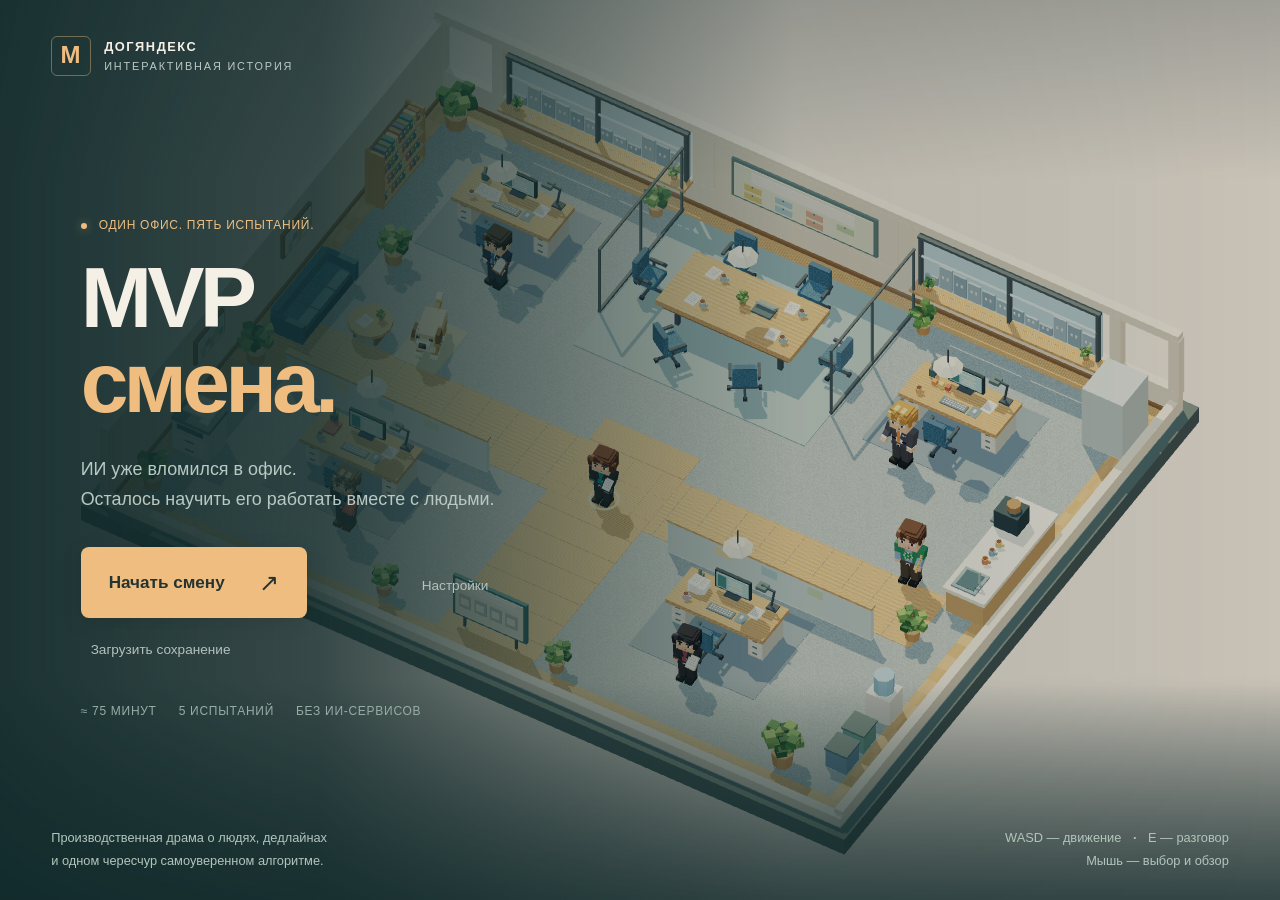
<file: Игра симулятор «MVP-черновик»/index.html>
<!doctype html>
<html lang="ru">
<head>
  <meta charset="UTF-8"><meta name="viewport" content="width=device-width,initial-scale=1">
  <meta name="theme-color" content="#172b2b">
  <title>MVP-смена · 3D</title>
  <link rel="icon" href="data:image/svg+xml,%3Csvg xmlns='http://www.w3.org/2000/svg' viewBox='0 0 32 32'%3E%3Crect width='32' height='32' rx='8' fill='%23172b2b'/%3E%3Cpath d='M8 23V9h16v5H13v9z' fill='%23edbb7a'/%3E%3C/svg%3E">
  <link rel="stylesheet" href="app.css">
</head>
<body>
  <main id="app">
    <div id="world"><canvas id="office-canvas" aria-label="Трёхмерный офис. WASD или стрелки — идти, E — разговор." tabindex="0"></canvas></div>
    <div class="vignette" aria-hidden="true"></div>
    <div id="hud"></div><div id="scene"></div><div id="mission"></div><div id="modal"></div>
    <div id="toast" role="status" aria-live="polite"></div>
  </main>
  <noscript>Для игры включите JavaScript в браузере.</noscript>
  <script src="app.js"></script>
</body>
</html>
</file>
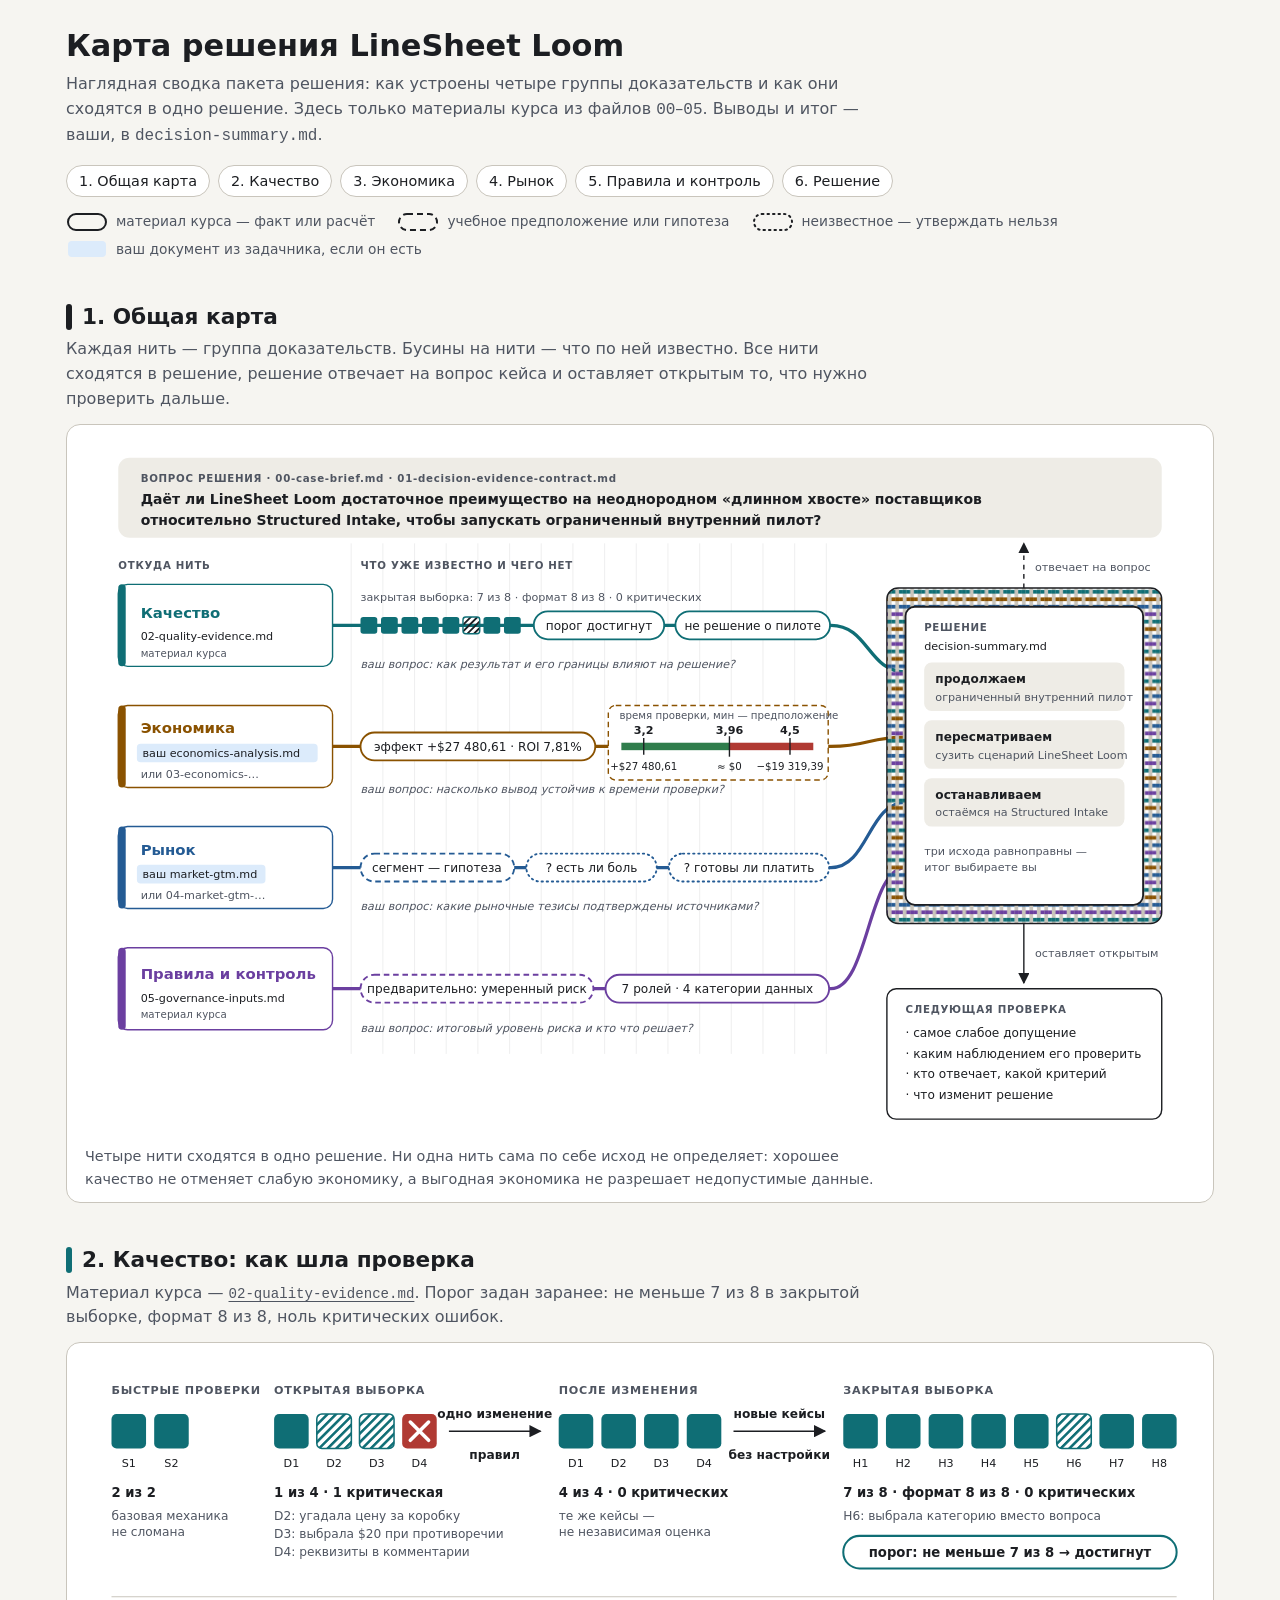
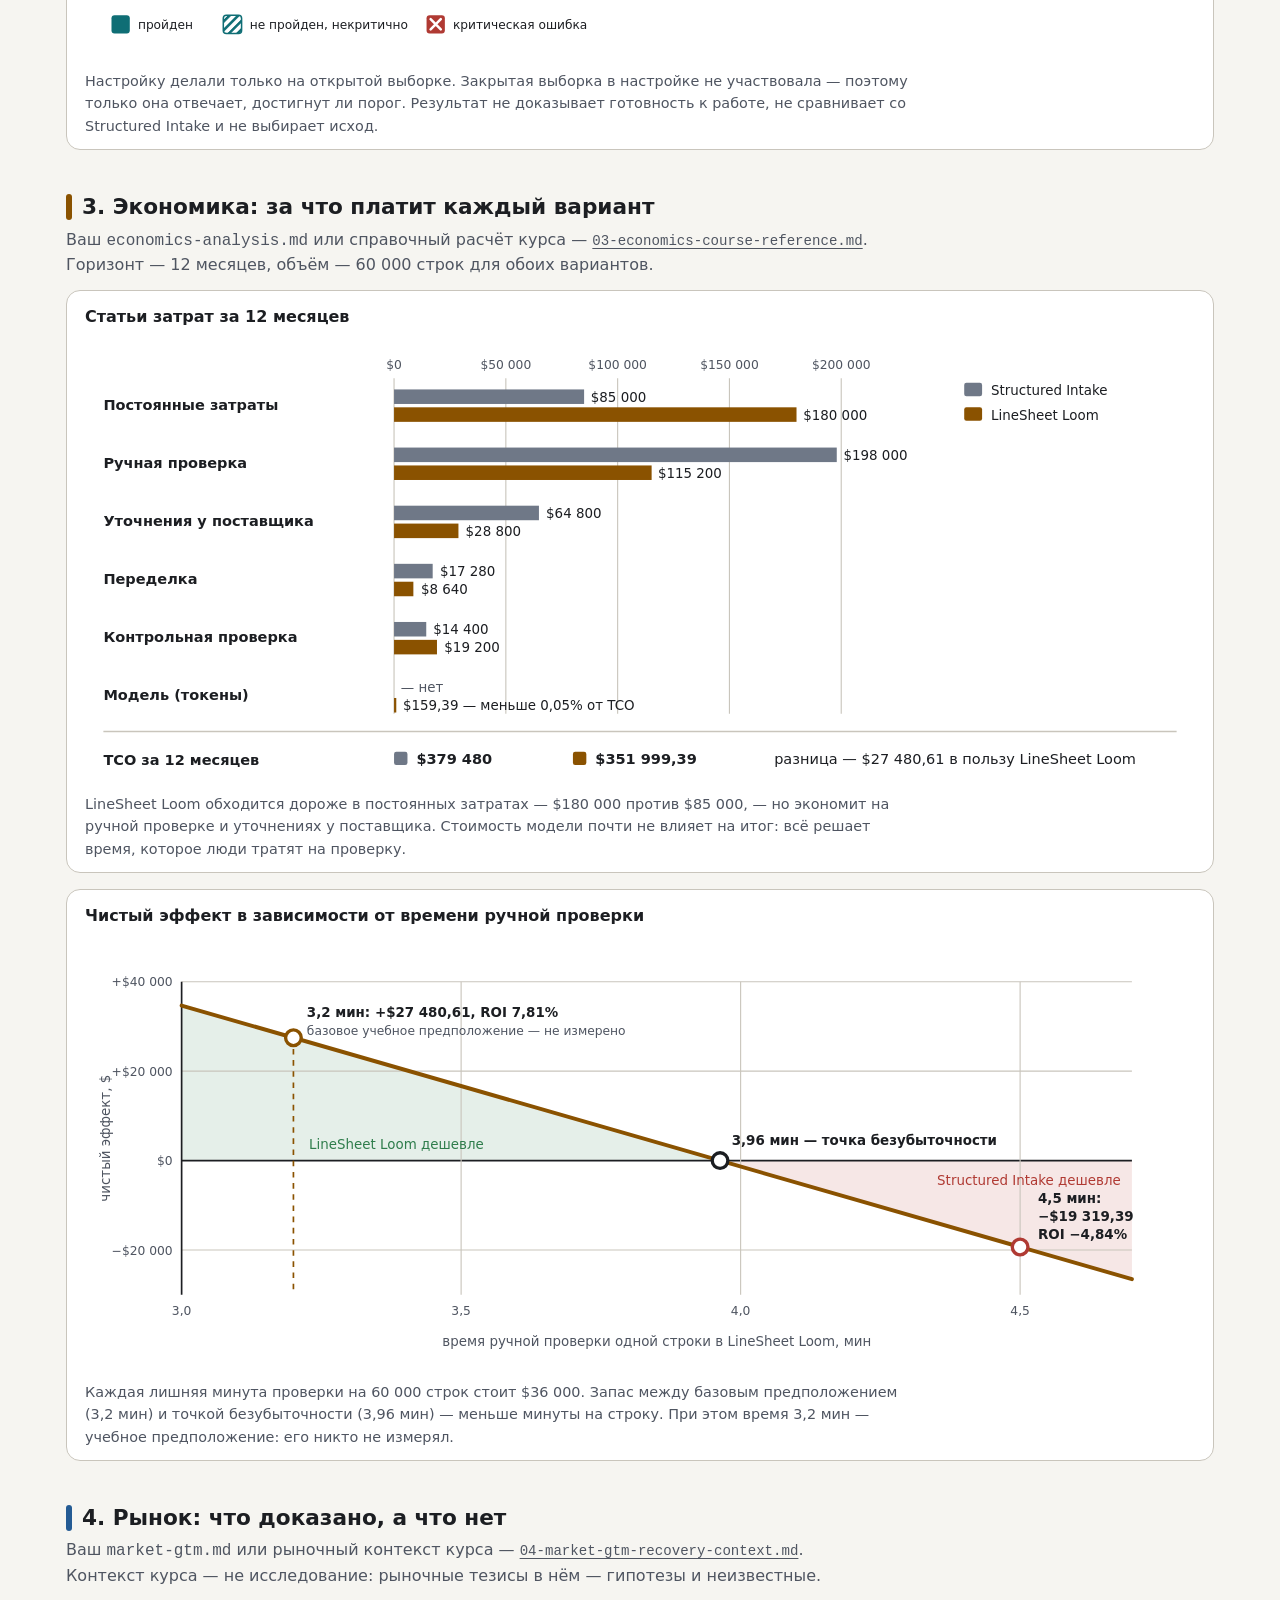
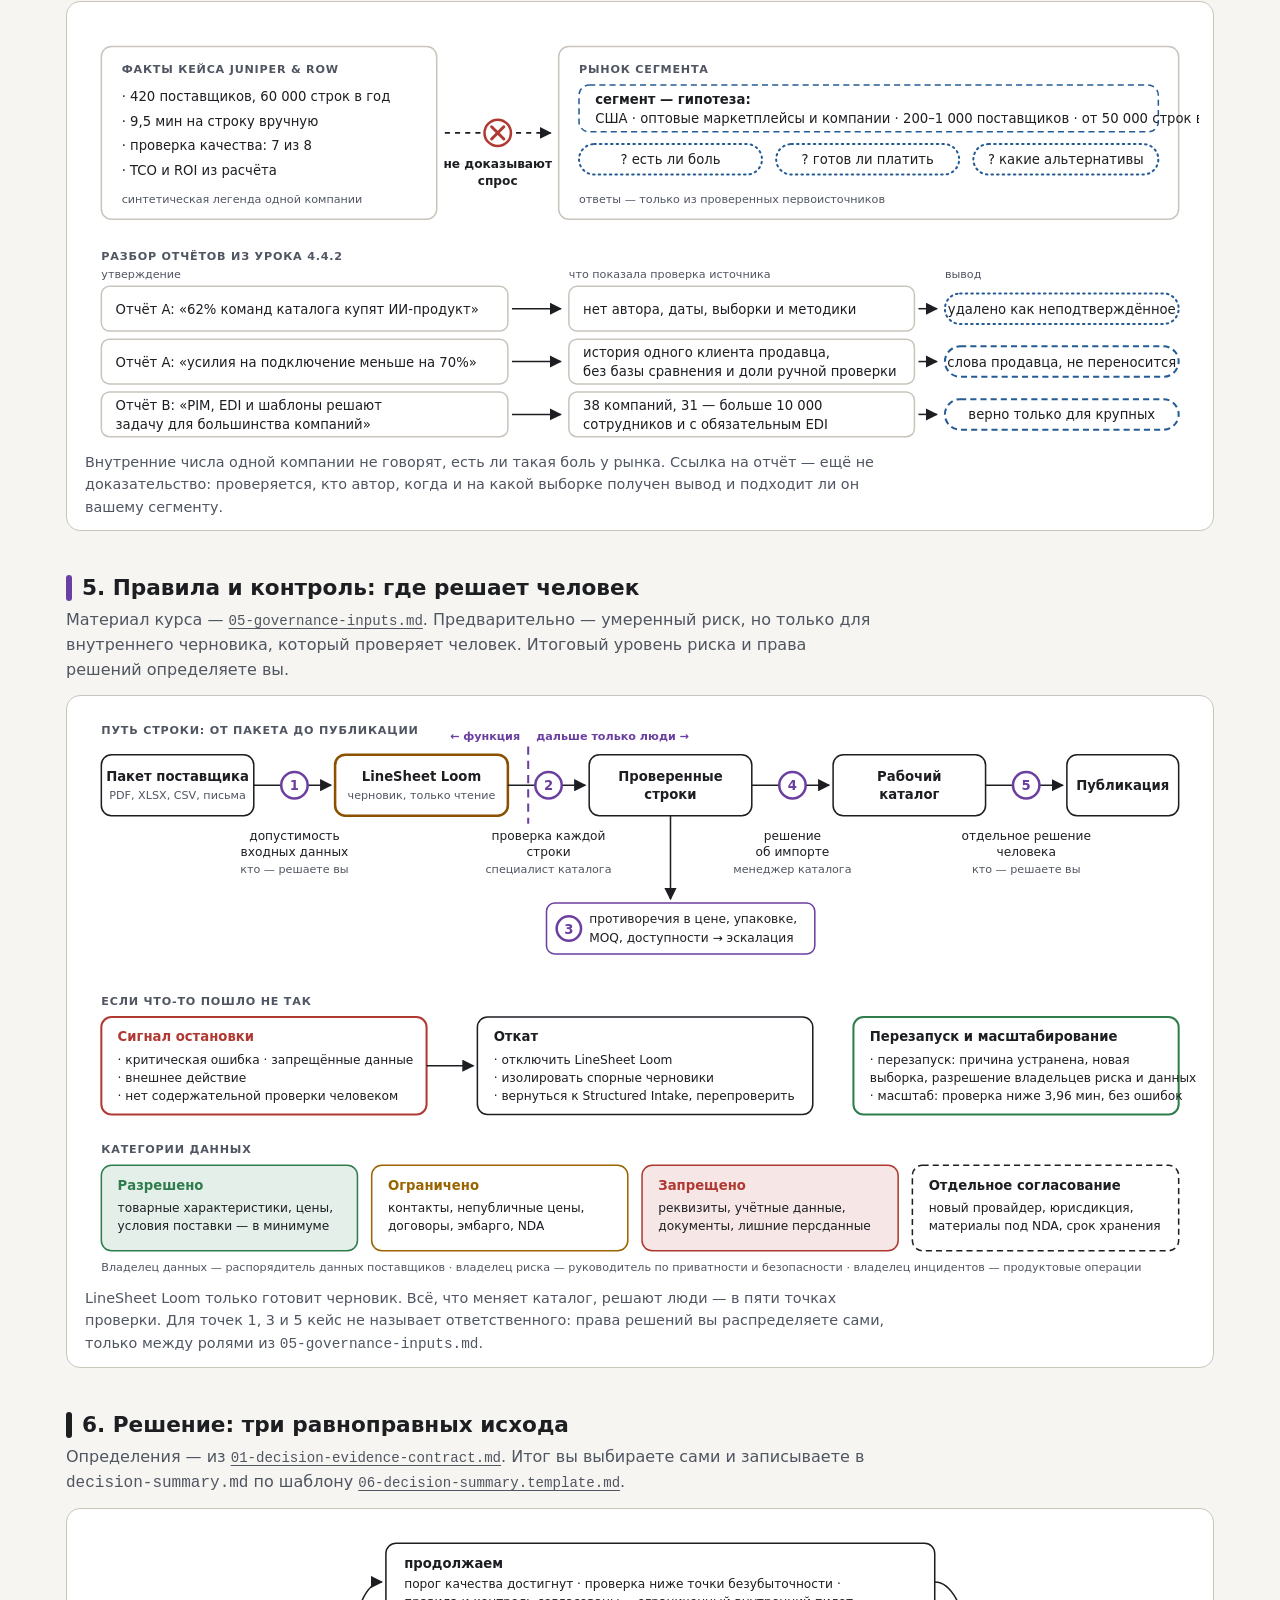
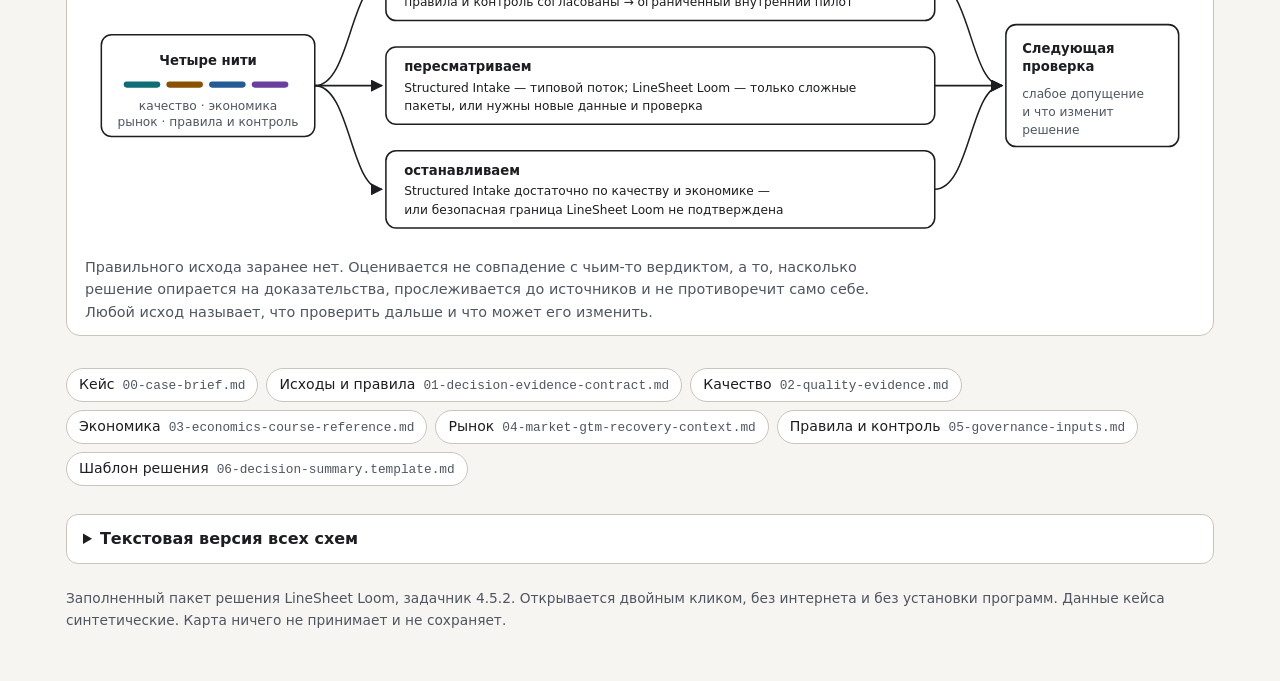
<file: 4.5.2. Задачник Собираем пакет решения LineSheet Loom и принимаем решение/linesheet-loom-filled-decision-pack/visuals/full-case-map.html>
<!DOCTYPE html>
<html lang="ru">
<head>
<meta charset="utf-8">
<meta name="viewport" content="width=device-width, initial-scale=1">
<title>Карта решения LineSheet Loom</title>
<meta name="description" content="Наглядная сводка пакета решения LineSheet Loom: общая карта, проверка качества, экономика, рынок, правила и контроль, три исхода — схемами и диаграммами.">
<style>
  :root {
    --bg: #f6f5f1; --surface: #ffffff; --surface-2: #eeece6; --ink: #1c1e22; --muted: #4f5561; --line: #c9c5bc; --focus: #1a56db;
    --quality: #0f6e75; --economics: #8a5200; --market: #245b94; --governance: #6b3fa0;
    --pos: #2f7d4c; --neg: #b03a33; --warn: #9a6400; --own-bg: #dcebfb;
    --pos-soft: rgba(47,125,76,.12); --neg-soft: rgba(176,58,51,.12);
    --si: #6f7887;
    color-scheme: light;
  }
  @media (prefers-color-scheme: dark) {
    :root {
      --bg: #141619; --surface: #1d2026; --surface-2: #262a33; --ink: #eceae5; --muted: #b0b5be; --line: #454b56; --focus: #8ab4ff;
      --quality: #5fc9d1; --economics: #f0b55a; --market: #8cbcf2; --governance: #c4a3f0;
      --pos: #7ccf9a; --neg: #f08a82; --warn: #f0c060; --own-bg: #1d3553;
      --pos-soft: rgba(124,207,154,.14); --neg-soft: rgba(240,138,130,.14);
      --si: #a3abb8;
      color-scheme: dark;
    }
  }
  @media (prefers-contrast: more) { :root { --muted: var(--ink); --line: var(--ink); } }

  * { box-sizing: border-box; }
  body { margin: 0; background: var(--bg); color: var(--ink); font: 16px/1.55 system-ui, -apple-system, "Segoe UI", Roboto, "Helvetica Neue", Arial, sans-serif; }
  a { color: inherit; text-underline-offset: 3px; }
  :focus-visible { outline: 3px solid var(--focus); outline-offset: 3px; border-radius: 4px; }
  code, .mono { font-family: ui-monospace, SFMono-Regular, Menlo, Consolas, monospace; }
  .skip { position: absolute; left: 16px; top: -48px; background: var(--surface); padding: 8px 12px; border: 2px solid var(--focus); border-radius: 6px; }
  .skip:focus { top: 12px; }

  .wrap { max-width: 1180px; margin: 0 auto; padding: 28px 16px 56px; }
  header h1 { font-size: 1.9rem; line-height: 1.2; margin: 0 0 8px; }
  header p { margin: 0 0 6px; color: var(--muted); max-width: 78ch; }
  .toc { display: flex; flex-wrap: wrap; gap: 6px 8px; margin: 16px 0 6px; padding: 0; list-style: none; }
  .toc a { display: inline-block; padding: 4px 12px; border-radius: 999px; border: 1.5px solid var(--line); background: var(--surface); text-decoration: none; font-size: .9rem; }
  .toc a:hover { border-color: var(--ink); }

  .legend { display: flex; flex-wrap: wrap; gap: 6px 22px; margin: 14px 0 0; padding: 0; list-style: none; font-size: .86rem; color: var(--muted); }
  .legend li { display: flex; align-items: center; gap: 8px; }
  .legend svg { width: 42px; height: 20px; flex: none; color: var(--ink); }

  section.block { margin-top: 40px; scroll-margin-top: 12px; }
  section.block > h2 { font-size: 1.35rem; margin: 0 0 4px; display: flex; align-items: center; gap: 10px; }
  section.block > h2 .bar { width: 6px; height: 1.2em; border-radius: 3px; background: var(--accent, var(--ink)); }
  section.block > .lead { margin: 0 0 12px; color: var(--muted); max-width: 80ch; }
  section.block > .lead a { font-family: ui-monospace, SFMono-Regular, Menlo, Consolas, monospace; font-size: .88em; }
  figure { margin: 0 0 16px; background: var(--surface); border: 1px solid var(--line); border-radius: 14px; padding: 14px 14px 12px; }
  figure h3 { margin: 0 0 8px 4px; font-size: 1rem; }
  .scroll { overflow-x: auto; -webkit-overflow-scrolling: touch; }
  figcaption { margin: 8px 4px 0; font-size: .9rem; color: var(--muted); max-width: 90ch; }
  svg.d { display: block; width: 100%; height: auto; color: var(--ink); }
  .w-1100 { min-width: 860px; } .w-1000 { min-width: 720px; }
  .scroll-hint { display: none; font-size: .82rem; color: var(--muted); margin: 6px 4px 0; }
  @media (max-width: 900px) { .scroll-hint { display: block; } }

  /* svg typography */
  svg.d text { font-family: system-ui, -apple-system, "Segoe UI", Roboto, "Helvetica Neue", Arial, sans-serif; fill: currentColor; }
  .t { font-size: 13px; } .t-sm { font-size: 12px; } .t-xs { font-size: 11px; } .b { font-weight: 700; }
  .t-title { font-size: 16px; font-weight: 700; } .t-q { font-size: 15px; font-weight: 600; }
  .eyebrow { font-size: 11px; font-weight: 700; letter-spacing: .07em; fill: var(--muted) !important; }
  .muted { fill: var(--muted) !important; }
  .it { font-style: italic; }
  .mono { font-family: ui-monospace, SFMono-Regular, Menlo, Consolas, monospace; font-size: 12px; }

  /* svg shapes */
  .box { fill: var(--surface); stroke: currentColor; stroke-width: 1.5; }
  .box-soft { fill: var(--surface-2); stroke: none; }
  .conn { stroke: currentColor; stroke-width: 1.5; fill: none; }
  .conn.dash { stroke-dasharray: 5 5; }
  .arrowhead { fill: currentColor; }
  .grid { stroke: var(--line); stroke-width: 1; }
  .warp { stroke: currentColor; stroke-width: 1; opacity: .07; }
  .thread { fill: none; stroke-width: 3.5; stroke-linecap: round; stroke: currentColor; }
  .pill { fill: var(--surface); stroke: currentColor; stroke-width: 2; }
  .pill.assume, .box.assume { stroke-dasharray: 6 4; }
  .pill.unknown, .box.unknown { stroke-dasharray: 1.5 4; stroke-linecap: round; }
  .own-bg { fill: var(--own-bg); }
  .fill-accent { fill: currentColor; }
  .pos { fill: var(--pos); } .neg { fill: var(--neg); } .pos-soft { fill: var(--pos-soft); } .neg-soft { fill: var(--neg-soft); }
  .bar-si { fill: var(--si); } .bar-ll { fill: var(--economics); }
  .gate { fill: var(--surface); stroke: var(--governance); stroke-width: 2.5; }
  .gate-n { fill: var(--governance) !important; font-weight: 700; font-size: 13px; }
  .boundary { stroke: var(--governance); stroke-width: 2; stroke-dasharray: 8 6; }
  .cat-ok { fill: var(--pos-soft); stroke: var(--pos); stroke-width: 1.5; }
  .cat-lim { fill: var(--surface); stroke: var(--warn); stroke-width: 1.5; }
  .cat-no { fill: var(--neg-soft); stroke: var(--neg); stroke-width: 1.5; }
  .cat-sep { fill: var(--surface); stroke: currentColor; stroke-width: 1.5; stroke-dasharray: 6 4; }
  .stroke-neg { stroke: var(--neg); stroke-width: 3; stroke-linecap: round; }

  .c-quality { color: var(--quality); --accent: var(--quality); } .c-economics { color: var(--economics); --accent: var(--economics); }
  .c-market { color: var(--market); --accent: var(--market); } .c-governance { color: var(--governance); --accent: var(--governance); }
  section.block.c-quality, section.block.c-economics, section.block.c-market, section.block.c-governance { color: var(--ink); }
  svg.d .ink text, svg.d text.ink { fill: var(--ink); }
  .w-q { fill: var(--quality); } .w-e { fill: var(--economics); } .w-m { fill: var(--market); } .w-g { fill: var(--governance); } .w-warp { fill: var(--line); }

  .files { display: flex; flex-wrap: wrap; gap: 8px; margin: 32px 0 0; padding: 0; list-style: none; }
  .files a { display: inline-flex; gap: 8px; align-items: baseline; padding: 5px 12px; border-radius: 999px; border: 1.5px solid var(--line); background: var(--surface); text-decoration: none; font-size: .88rem; }
  .files a:hover { border-color: var(--ink); }
  .files .f { color: var(--muted); font-size: .8rem; font-family: ui-monospace, SFMono-Regular, Menlo, Consolas, monospace; }
  .text-version { margin-top: 28px; }
  .text-version details { background: var(--surface); border: 1px solid var(--line); border-radius: 12px; padding: 12px 16px; }
  .text-version summary { cursor: pointer; font-weight: 600; }
  .text-version h3 { font-size: 1rem; margin: 14px 0 4px; }
  .text-version ul { margin: 4px 0; padding-left: 20px; }
  footer { margin-top: 24px; font-size: .86rem; color: var(--muted); }
  @media (forced-colors: active) { .thread, .pill, .conn, .box { stroke: CanvasText; } }
  @media print { .skip, .scroll-hint, .toc { display: none; } svg.d { min-width: 0 !important; } figure { break-inside: avoid; } }
</style>
</head>
<body>
<a class="skip" href="#text-version">Перейти к текстовой версии</a>
<div class="wrap">
  <header>
    <h1>Карта решения LineSheet Loom</h1>
    <p>Наглядная сводка пакета решения: как устроены четыре группы доказательств и как они сходятся в одно решение. Здесь только материалы курса из файлов <code>00</code>–<code>05</code>. Выводы и итог — ваши, в <code>decision-summary.md</code>.</p>
    <ul class="toc" aria-label="Разделы">
      <li><a href="#overview">1. Общая карта</a></li>
      <li><a href="#quality">2. Качество</a></li>
      <li><a href="#economics">3. Экономика</a></li>
      <li><a href="#market">4. Рынок</a></li>
      <li><a href="#governance">5. Правила и контроль</a></li>
      <li><a href="#decision">6. Решение</a></li>
    </ul>
    <ul class="legend" aria-label="Обозначения">
      <li><svg viewBox="0 0 42 20" aria-hidden="true"><rect x="2" y="2" width="38" height="16" rx="8" fill="none" stroke="currentColor" stroke-width="2"/></svg>материал курса — факт или расчёт</li>
      <li><svg viewBox="0 0 42 20" aria-hidden="true"><rect x="2" y="2" width="38" height="16" rx="8" fill="none" stroke="currentColor" stroke-width="2" stroke-dasharray="6 4"/></svg>учебное предположение или гипотеза</li>
      <li><svg viewBox="0 0 42 20" aria-hidden="true"><rect x="2" y="2" width="38" height="16" rx="8" fill="none" stroke="currentColor" stroke-width="2" stroke-dasharray="1.5 4" stroke-linecap="round"/></svg>неизвестное — утверждать нельзя</li>
      <li><svg viewBox="0 0 42 20" aria-hidden="true"><rect x="2" y="2" width="38" height="16" rx="4" fill="var(--own-bg)"/></svg>ваш документ из задачника, если он есть</li>
    </ul>
  </header>

  <!-- ===================== 1. OVERVIEW ===================== -->
  <section class="block" id="overview" aria-labelledby="h-overview">
    <h2 id="h-overview"><span class="bar"></span>1. Общая карта</h2>
    <p class="lead">Каждая нить — группа доказательств. Бусины на нити — что по ней известно. Все нити сходятся в решение, решение отвечает на вопрос кейса и оставляет открытым то, что нужно проверить дальше.</p>
    <figure>
      <div class="scroll">
        <svg class="d w-1100" viewBox="0 0 1200 750" role="img" aria-labelledby="ov-t ov-d">
          <title id="ov-t">Общая карта решения</title>
          <desc id="ov-d">Четыре нити доказательств идут от файлов пакета и сходятся в полотно «Решение». Качество: 7 из 8, порог достигнут. Экономика: эффект плюс 27 480,61 доллара при 3,2 минуты проверки, около нуля при 3,96, минус 19 319,39 при 4,5. Рынок: сегмент — гипотеза, боль и готовность платить неизвестны. Правила и контроль: предварительно умеренный риск, семь ролей, четыре категории данных. Решение отвечает на вопрос и ведёт к следующей проверке.</desc>
          <defs>
            <marker id="arrow" viewBox="0 0 10 10" refX="9" refY="5" markerWidth="8" markerHeight="8" orient="auto-start-reverse"><path class="arrowhead" d="M0 0L10 5L0 10z"/></marker>
            <pattern id="weave" width="32" height="32" patternUnits="userSpaceOnUse">
              <rect class="w-q" x="0" y="2" width="32" height="4"/><rect class="w-e" x="0" y="10" width="32" height="4"/>
              <rect class="w-m" x="0" y="18" width="32" height="4"/><rect class="w-g" x="0" y="26" width="32" height="4"/>
              <rect class="w-warp" x="2" y="0" width="4" height="32"/><rect class="w-warp" x="10" y="0" width="4" height="32"/>
              <rect class="w-warp" x="18" y="0" width="4" height="32"/><rect class="w-warp" x="26" y="0" width="4" height="32"/>
              <rect class="w-q" x="2" y="2" width="4" height="4"/><rect class="w-q" x="18" y="2" width="4" height="4"/>
              <rect class="w-e" x="10" y="10" width="4" height="4"/><rect class="w-e" x="26" y="10" width="4" height="4"/>
              <rect class="w-m" x="2" y="18" width="4" height="4"/><rect class="w-m" x="18" y="18" width="4" height="4"/>
              <rect class="w-g" x="10" y="26" width="4" height="4"/><rect class="w-g" x="26" y="26" width="4" height="4"/>
            </pattern>
            <pattern id="hatch" width="5" height="5" patternUnits="userSpaceOnUse" patternTransform="rotate(45)"><rect x="0" y="0" width="2" height="5" fill="currentColor"/></pattern>
          </defs>
          <g aria-hidden="true">
            <line class="warp" x1="290" y1="112" x2="290" y2="660"/><line class="warp" x1="324" y1="112" x2="324" y2="660"/><line class="warp" x1="358" y1="112" x2="358" y2="660"/><line class="warp" x1="392" y1="112" x2="392" y2="660"/>
            <line class="warp" x1="426" y1="112" x2="426" y2="660"/><line class="warp" x1="460" y1="112" x2="460" y2="660"/><line class="warp" x1="494" y1="112" x2="494" y2="660"/><line class="warp" x1="528" y1="112" x2="528" y2="660"/>
            <line class="warp" x1="562" y1="112" x2="562" y2="660"/><line class="warp" x1="596" y1="112" x2="596" y2="660"/><line class="warp" x1="630" y1="112" x2="630" y2="660"/><line class="warp" x1="664" y1="112" x2="664" y2="660"/>
            <line class="warp" x1="698" y1="112" x2="698" y2="660"/><line class="warp" x1="732" y1="112" x2="732" y2="660"/><line class="warp" x1="766" y1="112" x2="766" y2="660"/><line class="warp" x1="800" y1="112" x2="800" y2="660"/>
          </g>
          <rect class="box-soft" x="40" y="20" width="1120" height="86" rx="12"/>
          <text class="eyebrow" x="64" y="46">ВОПРОС РЕШЕНИЯ · 00-case-brief.md · 01-decision-evidence-contract.md</text>
          <text class="t-q" x="64" y="70">Даёт ли LineSheet Loom достаточное преимущество на неоднородном «длинном хвосте» поставщиков</text>
          <text class="t-q" x="64" y="92">относительно Structured Intake, чтобы запускать ограниченный внутренний пилот?</text>
          <text class="eyebrow" x="40" y="140">ОТКУДА НИТЬ</text>
          <text class="eyebrow" x="300" y="140">ЧТО УЖЕ ИЗВЕСТНО И ЧЕГО НЕТ</text>

          <g class="c-quality">
            <path class="thread" d="M270 200H805C845 200 845 250 885 250"/>
            <rect class="box" x="40" y="156" width="230" height="88" rx="10" style="stroke:currentColor"/>
            <rect class="fill-accent" x="40" y="156" width="8" height="88" rx="4"/>
            <text class="t-title" x="64" y="192">Качество</text>
            <text class="mono ink" x="64" y="216">02-quality-evidence.md</text>
            <text class="t-xs muted" x="64" y="234">материал курса</text>
            <text class="t-sm muted" x="300" y="174">закрытая выборка: 7 из 8 · формат 8 из 8 · 0 критических</text>
            <rect class="fill-accent" x="300" y="191" width="18" height="18" rx="3"/><rect class="fill-accent" x="322" y="191" width="18" height="18" rx="3"/>
            <rect class="fill-accent" x="344" y="191" width="18" height="18" rx="3"/><rect class="fill-accent" x="366" y="191" width="18" height="18" rx="3"/>
            <rect class="fill-accent" x="388" y="191" width="18" height="18" rx="3"/>
            <rect x="410" y="191" width="18" height="18" rx="3" fill="url(#hatch)" stroke="currentColor" stroke-width="1.5"/>
            <rect class="fill-accent" x="432" y="191" width="18" height="18" rx="3"/><rect class="fill-accent" x="454" y="191" width="18" height="18" rx="3"/>
            <rect class="pill" x="486" y="185" width="140" height="30" rx="15"/><text class="t ink" x="556" y="205" text-anchor="middle">порог достигнут</text>
            <rect class="pill" x="638" y="185" width="166" height="30" rx="15"/><text class="t ink" x="721" y="205" text-anchor="middle">не решение о пилоте</text>
            <text class="t-sm muted it" x="300" y="246">ваш вопрос: как результат и его границы влияют на решение?</text>
          </g>

          <g class="c-economics">
            <path class="thread" d="M270 330H805C845 330 845 320 885 320"/>
            <rect class="box" x="40" y="286" width="230" height="88" rx="10" style="stroke:currentColor"/>
            <rect class="fill-accent" x="40" y="286" width="8" height="88" rx="4"/>
            <text class="t-title" x="64" y="316">Экономика</text>
            <rect class="own-bg" x="60" y="327" width="194" height="20" rx="4"/>
            <text class="mono ink" x="66" y="341">ваш economics-analysis.md</text>
            <text class="mono muted" x="64" y="364">или 03-economics-…</text>
            <rect class="pill" x="300" y="315" width="252" height="30" rx="15"/><text class="t ink" x="426" y="335" text-anchor="middle">эффект +$27 480,61 · ROI 7,81%</text>
            <rect class="box assume" x="566" y="286" width="236" height="80" rx="8" style="stroke:currentColor;fill:var(--surface)"/>
            <text class="t-xs muted" x="578" y="301">время проверки, мин — предположение</text>
            <rect class="pos" x="580" y="326" width="116" height="8"/><rect class="neg" x="696" y="326" width="90" height="8"/>
            <g class="ink"><line class="conn" x1="604" y1="321" x2="604" y2="339" style="stroke:var(--ink)"/><line class="conn" x1="696" y1="319" x2="696" y2="341" style="stroke:var(--ink)"/><line class="conn" x1="761" y1="321" x2="761" y2="339" style="stroke:var(--ink)"/>
            <text class="t-sm b" x="604" y="317" text-anchor="middle">3,2</text><text class="t-sm b" x="696" y="317" text-anchor="middle">3,96</text><text class="t-sm b" x="761" y="317" text-anchor="middle">4,5</text>
            <text class="t-xs" x="604" y="355" text-anchor="middle">+$27 480,61</text><text class="t-xs" x="696" y="355" text-anchor="middle">≈ $0</text><text class="t-xs" x="761" y="355" text-anchor="middle">−$19 319,39</text></g>
            <text class="t-sm muted it" x="300" y="380">ваш вопрос: насколько вывод устойчив к времени проверки?</text>
          </g>

          <g class="c-market">
            <path class="thread" d="M270 460H805C845 460 845 390 885 390"/>
            <rect class="box" x="40" y="416" width="230" height="88" rx="10" style="stroke:currentColor"/>
            <rect class="fill-accent" x="40" y="416" width="8" height="88" rx="4"/>
            <text class="t-title" x="64" y="446">Рынок</text>
            <rect class="own-bg" x="60" y="457" width="138" height="20" rx="4"/>
            <text class="mono ink" x="66" y="471">ваш market-gtm.md</text>
            <text class="mono muted" x="64" y="494">или 04-market-gtm-…</text>
            <rect class="pill assume" x="300" y="445" width="165" height="30" rx="15"/><text class="t ink" x="382" y="465" text-anchor="middle">сегмент — гипотеза</text>
            <rect class="pill unknown" x="478" y="445" width="140" height="30" rx="15"/><text class="t ink" x="548" y="465" text-anchor="middle">? есть ли боль</text>
            <rect class="pill unknown" x="631" y="445" width="172" height="30" rx="15"/><text class="t ink" x="717" y="465" text-anchor="middle">? готовы ли платить</text>
            <text class="t-sm muted it" x="300" y="506">ваш вопрос: какие рыночные тезисы подтверждены источниками?</text>
          </g>

          <g class="c-governance">
            <path class="thread" d="M270 590H805C845 590 845 460 885 460"/>
            <rect class="box" x="40" y="546" width="230" height="88" rx="10" style="stroke:currentColor"/>
            <rect class="fill-accent" x="40" y="546" width="8" height="88" rx="4"/>
            <text class="t-title" x="64" y="580">Правила и контроль</text>
            <text class="mono ink" x="64" y="604">05-governance-inputs.md</text>
            <text class="t-xs muted" x="64" y="622">материал курса</text>
            <rect class="pill assume" x="300" y="575" width="250" height="30" rx="15"/><text class="t ink" x="425" y="595" text-anchor="middle">предварительно: умеренный риск</text>
            <rect class="pill" x="563" y="575" width="240" height="30" rx="15"/><text class="t ink" x="683" y="595" text-anchor="middle">7 ролей · 4 категории данных</text>
            <text class="t-sm muted it" x="300" y="636">ваш вопрос: итоговый уровень риска и кто что решает?</text>
          </g>

          <rect x="865" y="160" width="295" height="360" rx="12" fill="url(#weave)" stroke="currentColor" stroke-width="1.5"/>
          <rect class="box" x="885" y="180" width="255" height="320" rx="10" style="stroke-width:2"/>
          <text class="eyebrow" x="905" y="206">РЕШЕНИЕ</text>
          <text class="mono" x="905" y="226">decision-summary.md</text>
          <rect class="box-soft" x="905" y="240" width="215" height="52" rx="8"/><text class="t b" x="917" y="262">продолжаем</text><text class="t-sm muted" x="917" y="281">ограниченный внутренний пилот</text>
          <rect class="box-soft" x="905" y="302" width="215" height="52" rx="8"/><text class="t b" x="917" y="324">пересматриваем</text><text class="t-sm muted" x="917" y="343">сузить сценарий LineSheet Loom</text>
          <rect class="box-soft" x="905" y="364" width="215" height="52" rx="8"/><text class="t b" x="917" y="386">останавливаем</text><text class="t-sm muted" x="917" y="405">остаёмся на Structured Intake</text>
          <text class="t-sm muted" x="905" y="446">три исхода равноправны —</text><text class="t-sm muted" x="905" y="464">итог выбираете вы</text>
          <path class="conn dash" d="M1012 160V112" marker-end="url(#arrow)"/><text class="t-sm muted" x="1024" y="142">отвечает на вопрос</text>
          <path class="conn" d="M1012 520V584" marker-end="url(#arrow)"/><text class="t-sm muted" x="1024" y="556">оставляет открытым</text>
          <rect class="box" x="865" y="590" width="295" height="140" rx="10"/>
          <text class="eyebrow" x="885" y="616">СЛЕДУЮЩАЯ ПРОВЕРКА</text>
          <text class="t" x="885" y="642">· самое слабое допущение</text><text class="t" x="885" y="664">· каким наблюдением его проверить</text>
          <text class="t" x="885" y="686">· кто отвечает, какой критерий</text><text class="t" x="885" y="708">· что изменит решение</text>
        </svg>
      </div>
      <p class="scroll-hint">Схема шире экрана — прокрутите её вбок.</p>
      <figcaption>Четыре нити сходятся в одно решение. Ни одна нить сама по себе исход не определяет: хорошее качество не отменяет слабую экономику, а выгодная экономика не разрешает недопустимые данные.</figcaption>
    </figure>
  </section>

  <!-- ===================== 2. QUALITY ===================== -->
  <section class="block c-quality" id="quality" aria-labelledby="h-quality">
    <h2 id="h-quality"><span class="bar"></span>2. Качество: как шла проверка</h2>
    <p class="lead">Материал курса — <a href="../02-quality-evidence.md">02-quality-evidence.md</a>. Порог задан заранее: не меньше 7 из 8 в закрытой выборке, формат 8 из 8, ноль критических ошибок.</p>
    <figure>
      <div class="scroll">
        <svg class="d w-1100" viewBox="0 0 1100 300" role="img" aria-labelledby="q-t q-d">
          <title id="q-t">Путь проверки качества</title>
          <desc id="q-d">Быстрые проверки: 2 из 2. Открытая выборка до изменения: 1 из 4, одна критическая ошибка в D4. После одного изменения правил: 4 из 4. Закрытая выборка без настройки: 7 из 8, H6 не пройден некритично, порог достигнут.</desc>
          <defs>
            <marker id="arrow-q" viewBox="0 0 10 10" refX="9" refY="5" markerWidth="8" markerHeight="8" orient="auto-start-reverse"><path class="arrowhead" d="M0 0L10 5L0 10z"/></marker>
            <pattern id="hatch-q" width="6" height="6" patternUnits="userSpaceOnUse" patternTransform="rotate(45)"><rect x="0" y="0" width="2.5" height="6" fill="var(--quality)"/></pattern>
          </defs>
          <g class="c-quality">
            <!-- A: smoke -->
            <text class="eyebrow" x="30" y="36">БЫСТРЫЕ ПРОВЕРКИ</text>
            <rect class="fill-accent" x="30" y="56" width="34" height="34" rx="5"/><rect class="fill-accent" x="72" y="56" width="34" height="34" rx="5"/>
            <text class="t-xs ink" x="47" y="108" text-anchor="middle">S1</text><text class="t-xs ink" x="89" y="108" text-anchor="middle">S2</text>
            <text class="t b ink" x="30" y="138">2 из 2</text>
            <text class="t-sm muted" x="30" y="160">базовая механика</text><text class="t-sm muted" x="30" y="176">не сломана</text>

            <!-- B: dev before -->
            <text class="eyebrow" x="190" y="36">ОТКРЫТАЯ ВЫБОРКА</text>
            <rect class="fill-accent" x="190" y="56" width="34" height="34" rx="5"/>
            <rect x="232" y="56" width="34" height="34" rx="5" fill="url(#hatch-q)" stroke="var(--quality)" stroke-width="1.5"/>
            <rect x="274" y="56" width="34" height="34" rx="5" fill="url(#hatch-q)" stroke="var(--quality)" stroke-width="1.5"/>
            <rect class="neg" x="316" y="56" width="34" height="34" rx="5"/>
            <path d="M324 64L342 82M342 64L324 82" stroke="var(--surface)" stroke-width="3.5" stroke-linecap="round"/>
            <text class="t-xs ink" x="207" y="108" text-anchor="middle">D1</text><text class="t-xs ink" x="249" y="108" text-anchor="middle">D2</text>
            <text class="t-xs ink" x="291" y="108" text-anchor="middle">D3</text><text class="t-xs ink" x="333" y="108" text-anchor="middle">D4</text>
            <text class="t b ink" x="190" y="138">1 из 4 · 1 критическая</text>
            <text class="t-sm muted" x="190" y="160">D2: угадала цену за коробку</text>
            <text class="t-sm muted" x="190" y="178">D3: выбрала $20 при противоречии</text>
            <text class="t-sm muted" x="190" y="196">D4: реквизиты в комментарии</text>

            <!-- arrow B->C -->
            <path class="conn" d="M362 73H452" marker-end="url(#arrow-q)" style="stroke:var(--ink)"/>
            <text class="t-sm b ink" x="407" y="60" text-anchor="middle">одно изменение</text>
            <text class="t-sm b ink" x="407" y="100" text-anchor="middle">правил</text>

            <!-- C: dev after -->
            <text class="eyebrow" x="470" y="36">ПОСЛЕ ИЗМЕНЕНИЯ</text>
            <rect class="fill-accent" x="470" y="56" width="34" height="34" rx="5"/><rect class="fill-accent" x="512" y="56" width="34" height="34" rx="5"/>
            <rect class="fill-accent" x="554" y="56" width="34" height="34" rx="5"/><rect class="fill-accent" x="596" y="56" width="34" height="34" rx="5"/>
            <text class="t-xs ink" x="487" y="108" text-anchor="middle">D1</text><text class="t-xs ink" x="529" y="108" text-anchor="middle">D2</text>
            <text class="t-xs ink" x="571" y="108" text-anchor="middle">D3</text><text class="t-xs ink" x="613" y="108" text-anchor="middle">D4</text>
            <text class="t b ink" x="470" y="138">4 из 4 · 0 критических</text>
            <text class="t-sm muted" x="470" y="160">те же кейсы —</text><text class="t-sm muted" x="470" y="176">не независимая оценка</text>

            <!-- arrow C->D -->
            <path class="conn" d="M642 73H732" marker-end="url(#arrow-q)" style="stroke:var(--ink)"/>
            <text class="t-sm b ink" x="687" y="60" text-anchor="middle">новые кейсы</text>
            <text class="t-sm b ink" x="687" y="100" text-anchor="middle">без настройки</text>

            <!-- D: holdout -->
            <text class="eyebrow" x="750" y="36">ЗАКРЫТАЯ ВЫБОРКА</text>
            <rect class="fill-accent" x="750" y="56" width="34" height="34" rx="5"/><rect class="fill-accent" x="792" y="56" width="34" height="34" rx="5"/>
            <rect class="fill-accent" x="834" y="56" width="34" height="34" rx="5"/><rect class="fill-accent" x="876" y="56" width="34" height="34" rx="5"/>
            <rect class="fill-accent" x="918" y="56" width="34" height="34" rx="5"/>
            <rect x="960" y="56" width="34" height="34" rx="5" fill="url(#hatch-q)" stroke="var(--quality)" stroke-width="1.5"/>
            <rect class="fill-accent" x="1002" y="56" width="34" height="34" rx="5"/><rect class="fill-accent" x="1044" y="56" width="34" height="34" rx="5"/>
            <text class="t-xs ink" x="767" y="108" text-anchor="middle">H1</text><text class="t-xs ink" x="809" y="108" text-anchor="middle">H2</text>
            <text class="t-xs ink" x="851" y="108" text-anchor="middle">H3</text><text class="t-xs ink" x="893" y="108" text-anchor="middle">H4</text>
            <text class="t-xs ink" x="935" y="108" text-anchor="middle">H5</text><text class="t-xs ink" x="977" y="108" text-anchor="middle">H6</text>
            <text class="t-xs ink" x="1019" y="108" text-anchor="middle">H7</text><text class="t-xs ink" x="1061" y="108" text-anchor="middle">H8</text>
            <text class="t b ink" x="750" y="138">7 из 8 · формат 8 из 8 · 0 критических</text>
            <text class="t-sm muted" x="750" y="160">H6: выбрала категорию вместо вопроса</text>
            <rect class="pill" x="750" y="176" width="328" height="32" rx="16"/>
            <text class="t b ink" x="914" y="197" text-anchor="middle">порог: не меньше 7 из 8 → достигнут</text>

            <!-- legend -->
            <line class="grid" x1="30" y1="236" x2="1078" y2="236"/>
            <rect class="fill-accent" x="30" y="254" width="18" height="18" rx="3"/><text class="t-sm ink" x="56" y="268">пройден</text>
            <rect x="140" y="254" width="18" height="18" rx="3" fill="url(#hatch-q)" stroke="var(--quality)" stroke-width="1.5"/><text class="t-sm ink" x="166" y="268">не пройден, некритично</text>
            <rect class="neg" x="340" y="254" width="18" height="18" rx="3"/><path d="M344 258L354 268M354 258L344 268" stroke="var(--surface)" stroke-width="2.5" stroke-linecap="round"/><text class="t-sm ink" x="366" y="268">критическая ошибка</text>
          </g>
        </svg>
      </div>
      <p class="scroll-hint">Схема шире экрана — прокрутите её вбок.</p>
      <figcaption>Настройку делали только на открытой выборке. Закрытая выборка в настройке не участвовала — поэтому только она отвечает, достигнут ли порог. Результат не доказывает готовность к работе, не сравнивает со Structured Intake и не выбирает исход.</figcaption>
    </figure>
  </section>

  <!-- ===================== 3. ECONOMICS ===================== -->
  <section class="block c-economics" id="economics" aria-labelledby="h-econ">
    <h2 id="h-econ"><span class="bar"></span>3. Экономика: за что платит каждый вариант</h2>
    <p class="lead">Ваш <code>economics-analysis.md</code> или справочный расчёт курса — <a href="../03-economics-course-reference.md">03-economics-course-reference.md</a>. Горизонт — 12 месяцев, объём — 60 000 строк для обоих вариантов.</p>

    <figure>
      <h3>Статьи затрат за 12 месяцев</h3>
      <div class="scroll">
        <svg class="d w-1000" viewBox="0 0 1000 400" role="img" aria-labelledby="e1-t e1-d">
          <title id="e1-t">Сравнение статей затрат</title>
          <desc id="e1-d">Постоянные затраты: Structured Intake 85 000, LineSheet Loom 180 000. Ручная проверка: 198 000 против 115 200. Уточнения у поставщика: 64 800 против 28 800. Переделка: 17 280 против 8 640. Контрольная проверка: 14 400 против 19 200. Модель: только у LineSheet Loom, 159,39. Итого TCO: 379 480 против 351 999,39.</desc>
          <!-- grid: $0..$200k = 280..680 -->
          <g>
            <line class="grid" x1="280" y1="36" x2="280" y2="336"/><line class="grid" x1="380" y1="36" x2="380" y2="336"/>
            <line class="grid" x1="480" y1="36" x2="480" y2="336"/><line class="grid" x1="580" y1="36" x2="580" y2="336"/>
            <line class="grid" x1="680" y1="36" x2="680" y2="336"/>
            <text class="t-xs muted" x="280" y="28" text-anchor="middle">$0</text><text class="t-xs muted" x="380" y="28" text-anchor="middle">$50 000</text>
            <text class="t-xs muted" x="480" y="28" text-anchor="middle">$100 000</text><text class="t-xs muted" x="580" y="28" text-anchor="middle">$150 000</text>
            <text class="t-xs muted" x="680" y="28" text-anchor="middle">$200 000</text>
          </g>
          <!-- legend -->
          <rect class="bar-si" x="790" y="40" width="16" height="12" rx="2"/><text class="t-sm" x="814" y="51">Structured Intake</text>
          <rect class="bar-ll" x="790" y="62" width="16" height="12" rx="2"/><text class="t-sm" x="814" y="73">LineSheet Loom</text>

          <!-- rows -->
          <text class="t b" x="20" y="64">Постоянные затраты</text>
          <rect class="bar-si" x="280" y="46" width="170" height="13"/><text class="t-sm" x="456" y="57">$85 000</text>
          <rect class="bar-ll" x="280" y="62" width="360" height="13"/><text class="t-sm" x="646" y="73">$180 000</text>

          <text class="t b" x="20" y="116">Ручная проверка</text>
          <rect class="bar-si" x="280" y="98" width="396" height="13"/><text class="t-sm" x="682" y="109">$198 000</text>
          <rect class="bar-ll" x="280" y="114" width="230.4" height="13"/><text class="t-sm" x="516" y="125">$115 200</text>

          <text class="t b" x="20" y="168">Уточнения у поставщика</text>
          <rect class="bar-si" x="280" y="150" width="129.6" height="13"/><text class="t-sm" x="416" y="161">$64 800</text>
          <rect class="bar-ll" x="280" y="166" width="57.6" height="13"/><text class="t-sm" x="344" y="177">$28 800</text>

          <text class="t b" x="20" y="220">Переделка</text>
          <rect class="bar-si" x="280" y="202" width="34.56" height="13"/><text class="t-sm" x="321" y="213">$17 280</text>
          <rect class="bar-ll" x="280" y="218" width="17.28" height="13"/><text class="t-sm" x="304" y="229">$8 640</text>

          <text class="t b" x="20" y="272">Контрольная проверка</text>
          <rect class="bar-si" x="280" y="254" width="28.8" height="13"/><text class="t-sm" x="315" y="265">$14 400</text>
          <rect class="bar-ll" x="280" y="270" width="38.4" height="13"/><text class="t-sm" x="325" y="281">$19 200</text>

          <text class="t b" x="20" y="324">Модель (токены)</text>
          <text class="t-sm muted" x="286" y="317">— нет</text>
          <rect class="bar-ll" x="280" y="322" width="2" height="13"/><text class="t-sm" x="288" y="333">$159,39 — меньше 0,05% от TCO</text>

          <line class="conn" x1="20" y1="352" x2="980" y2="352" style="stroke:var(--line)"/>
          <text class="t b" x="20" y="382">TCO за 12 месяцев</text>
          <rect class="bar-si" x="280" y="370" width="12" height="12" rx="2"/><text class="t b" x="300" y="381">$379 480</text>
          <rect class="bar-ll" x="440" y="370" width="12" height="12" rx="2"/><text class="t b" x="460" y="381">$351 999,39</text>
          <text class="t" x="620" y="381">разница — $27 480,61 в пользу LineSheet Loom</text>
        </svg>
      </div>
      <p class="scroll-hint">Диаграмма шире экрана — прокрутите её вбок.</p>
      <figcaption>LineSheet Loom обходится дороже в постоянных затратах — $180 000 против $85 000, — но экономит на ручной проверке и уточнениях у поставщика. Стоимость модели почти не влияет на итог: всё решает время, которое люди тратят на проверку.</figcaption>
    </figure>

    <figure>
      <h3>Чистый эффект в зависимости от времени ручной проверки</h3>
      <div class="scroll">
        <svg class="d w-1000" viewBox="0 0 1000 390" role="img" aria-labelledby="e2-t e2-d">
          <title id="e2-t">Чувствительность к времени ручной проверки</title>
          <desc id="e2-d">Чем дольше проверка строки черновика, тем меньше выгода LineSheet Loom. При 3,2 минуты эффект плюс 27 480,61 доллара, при 3,96 минуты — около нуля, при 4,5 минуты — минус 19 319,39. Каждая минута проверки на всём объёме стоит 36 000 долларов.</desc>
          <!-- plot area x 90..940 (t 3.0..4.7), y 40..320 (+40k..-30k) -->
          <polygon class="pos-soft" points="90,200 90,61.3 571.6,200"/>
          <polygon class="neg-soft" points="571.6,200 940,306.1 940,200"/>
          <line class="grid" x1="90" y1="40" x2="940" y2="40"/><line class="grid" x1="90" y1="120" x2="940" y2="120"/>
          <line class="grid" x1="90" y1="280" x2="940" y2="280"/>
          <line class="conn" x1="90" y1="200" x2="940" y2="200"/>
          <line class="grid" x1="340" y1="40" x2="340" y2="320"/><line class="grid" x1="590" y1="40" x2="590" y2="320"/><line class="grid" x1="840" y1="40" x2="840" y2="320"/>
          <line class="conn" x1="90" y1="40" x2="90" y2="320"/>
          <text class="t-xs muted" x="82" y="44" text-anchor="end">+$40 000</text><text class="t-xs muted" x="82" y="124" text-anchor="end">+$20 000</text>
          <text class="t-xs muted" x="82" y="204" text-anchor="end">$0</text><text class="t-xs muted" x="82" y="284" text-anchor="end">−$20 000</text>
          <text class="t-xs muted" x="90" y="338" text-anchor="middle">3,0</text><text class="t-xs muted" x="340" y="338" text-anchor="middle">3,5</text>
          <text class="t-xs muted" x="590" y="338" text-anchor="middle">4,0</text><text class="t-xs muted" x="840" y="338" text-anchor="middle">4,5</text>
          <text class="t-sm muted" x="515" y="366" text-anchor="middle">время ручной проверки одной строки в LineSheet Loom, мин</text>
          <text class="t-sm muted" x="26" y="180" transform="rotate(-90 26 180)" text-anchor="middle">чистый эффект, $</text>

          <text class="t-sm" x="204" y="190" style="fill:var(--pos)">LineSheet Loom дешевле</text>
          <text class="t-sm" x="930" y="222" text-anchor="end" style="fill:var(--neg)">Structured Intake дешевле</text>

          <line x1="90" y1="61.3" x2="940" y2="306.1" stroke="var(--economics)" stroke-width="3.5" stroke-linecap="round"/>

          <line class="conn dash" x1="190" y1="90.1" x2="190" y2="320" style="stroke:var(--economics)"/>
          <circle cx="190" cy="90.1" r="7" fill="var(--surface)" stroke="var(--economics)" stroke-width="3"/>
          <text class="t-sm b" x="202" y="72">3,2 мин: +$27 480,61, ROI 7,81%</text>
          <text class="t-xs muted" x="202" y="88">базовое учебное предположение — не измерено</text>

          <circle cx="571.6" cy="200" r="7" fill="var(--surface)" stroke="var(--ink)" stroke-width="3"/>
          <text class="t-sm b" x="582" y="186">3,96 мин — точка безубыточности</text>

          <circle cx="840" cy="277.3" r="7" fill="var(--surface)" stroke="var(--neg)" stroke-width="3"/>
          <text class="t-sm b" x="856" y="238">4,5 мин:</text><text class="t-sm b" x="856" y="254">−$19 319,39</text><text class="t-sm b" x="856" y="270">ROI −4,84%</text>
        </svg>
      </div>
      <p class="scroll-hint">График шире экрана — прокрутите его вбок.</p>
      <figcaption>Каждая лишняя минута проверки на 60 000 строк стоит $36 000. Запас между базовым предположением (3,2 мин) и точкой безубыточности (3,96 мин) — меньше минуты на строку. При этом время 3,2 мин — учебное предположение: его никто не измерял.</figcaption>
    </figure>
  </section>

  <!-- ===================== 4. MARKET ===================== -->
  <section class="block c-market" id="market" aria-labelledby="h-market">
    <h2 id="h-market"><span class="bar"></span>4. Рынок: что доказано, а что нет</h2>
    <p class="lead">Ваш <code>market-gtm.md</code> или рыночный контекст курса — <a href="../04-market-gtm-recovery-context.md">04-market-gtm-recovery-context.md</a>. Контекст курса — не исследование: рыночные тезисы в нём — гипотезы и неизвестные.</p>
    <figure>
      <div class="scroll">
        <svg class="d w-1100" viewBox="0 0 1100 420" role="img" aria-labelledby="m-t m-d">
          <title id="m-t">Что доказано о рынке</title>
          <desc id="m-d">Факты кейса Juniper and Row не доказывают рыночный спрос. О рынке известно: сегмент — гипотеза; есть ли боль, готов ли сегмент платить и какие альтернативы он использует — неизвестно. Разбор отчётов из 4.4.2: цифра 62 процента удалена как неподтверждённая; 70 процентов — слова продавца об одном клиенте; вывод отчёта B верен только для крупных компаний.</desc>
          <defs><marker id="arrow-m" viewBox="0 0 10 10" refX="9" refY="5" markerWidth="8" markerHeight="8" orient="auto-start-reverse"><path class="arrowhead" d="M0 0L10 5L0 10z"/></marker></defs>
          <g class="c-market">
            <rect class="box" x="20" y="30" width="330" height="170" rx="10" style="stroke:var(--line)"/>
            <text class="eyebrow" x="40" y="56">ФАКТЫ КЕЙСА JUNIPER &amp; ROW</text>
            <text class="t ink" x="40" y="84">· 420 поставщиков, 60 000 строк в год</text>
            <text class="t ink" x="40" y="108">· 9,5 мин на строку вручную</text>
            <text class="t ink" x="40" y="132">· проверка качества: 7 из 8</text>
            <text class="t ink" x="40" y="156">· TCO и ROI из расчёта</text>
            <text class="t-xs muted" x="40" y="184">синтетическая легенда одной компании</text>

            <path class="conn dash" d="M358 115H462" marker-end="url(#arrow-m)" style="stroke:var(--ink)"/>
            <circle cx="410" cy="115" r="13" fill="var(--surface)" stroke="var(--neg)" stroke-width="2.5"/>
            <path d="M404 109L416 121M416 109L404 121" class="stroke-neg"/>
            <text class="t-sm b ink" x="410" y="150" text-anchor="middle">не доказывают</text>
            <text class="t-sm b ink" x="410" y="166" text-anchor="middle">спрос</text>

            <rect class="box" x="470" y="30" width="610" height="170" rx="10" style="stroke:var(--line)"/>
            <text class="eyebrow" x="490" y="56">РЫНОК СЕГМЕНТА</text>
            <rect class="box assume" x="490" y="68" width="570" height="46" rx="10" style="stroke:currentColor"/>
            <text class="t b ink" x="506" y="87">сегмент — гипотеза:</text>
            <text class="t ink" x="506" y="105">США · оптовые маркетплейсы и компании · 200–1 000 поставщиков · от 50 000 строк в год</text>
            <rect class="pill unknown" x="490" y="126" width="180" height="30" rx="15"/><text class="t ink" x="580" y="146" text-anchor="middle">? есть ли боль</text>
            <rect class="pill unknown" x="684" y="126" width="180" height="30" rx="15"/><text class="t ink" x="774" y="146" text-anchor="middle">? готов ли платить</text>
            <rect class="pill unknown" x="878" y="126" width="182" height="30" rx="15"/><text class="t ink" x="969" y="146" text-anchor="middle">? какие альтернативы</text>
            <text class="t-xs muted" x="490" y="184">ответы — только из проверенных первоисточников</text>

            <text class="eyebrow" x="20" y="240">РАЗБОР ОТЧЁТОВ ИЗ УРОКА 4.4.2</text>
            <text class="t-xs muted" x="20" y="258">утверждение</text><text class="t-xs muted" x="480" y="258">что показала проверка источника</text><text class="t-xs muted" x="850" y="258">вывод</text>

            <rect class="box" x="20" y="266" width="400" height="44" rx="8" style="stroke:var(--line)"/>
            <text class="t ink" x="34" y="293">Отчёт A: «62% команд каталога купят ИИ-продукт»</text>
            <path class="conn" d="M424 288H472" marker-end="url(#arrow-m)" style="stroke:var(--ink)"/>
            <rect class="box" x="480" y="266" width="340" height="44" rx="8" style="stroke:var(--line)"/>
            <text class="t ink" x="494" y="293">нет автора, даты, выборки и методики</text>
            <path class="conn" d="M824 288H842" marker-end="url(#arrow-m)" style="stroke:var(--ink)"/>
            <rect class="pill unknown" x="850" y="273" width="230" height="30" rx="15"/><text class="t ink" x="965" y="293" text-anchor="middle">удалено как неподтверждённое</text>

            <rect class="box" x="20" y="318" width="400" height="44" rx="8" style="stroke:var(--line)"/>
            <text class="t ink" x="34" y="345">Отчёт A: «усилия на подключение меньше на 70%»</text>
            <path class="conn" d="M424 340H472" marker-end="url(#arrow-m)" style="stroke:var(--ink)"/>
            <rect class="box" x="480" y="318" width="340" height="44" rx="8" style="stroke:var(--line)"/>
            <text class="t ink" x="494" y="336">история одного клиента продавца,</text><text class="t ink" x="494" y="354">без базы сравнения и доли ручной проверки</text>
            <path class="conn" d="M824 340H842" marker-end="url(#arrow-m)" style="stroke:var(--ink)"/>
            <rect class="pill assume" x="850" y="325" width="230" height="30" rx="15"/><text class="t ink" x="965" y="345" text-anchor="middle">слова продавца, не переносится</text>

            <rect class="box" x="20" y="370" width="400" height="44" rx="8" style="stroke:var(--line)"/>
            <text class="t ink" x="34" y="388">Отчёт B: «PIM, EDI и шаблоны решают</text><text class="t ink" x="34" y="406">задачу для большинства компаний»</text>
            <path class="conn" d="M424 392H472" marker-end="url(#arrow-m)" style="stroke:var(--ink)"/>
            <rect class="box" x="480" y="370" width="340" height="44" rx="8" style="stroke:var(--line)"/>
            <text class="t ink" x="494" y="388">38 компаний, 31 — больше 10 000</text><text class="t ink" x="494" y="406">сотрудников и с обязательным EDI</text>
            <path class="conn" d="M824 392H842" marker-end="url(#arrow-m)" style="stroke:var(--ink)"/>
            <rect class="pill assume" x="850" y="377" width="230" height="30" rx="15"/><text class="t ink" x="965" y="397" text-anchor="middle">верно только для крупных</text>
          </g>
        </svg>
      </div>
      <p class="scroll-hint">Схема шире экрана — прокрутите её вбок.</p>
      <figcaption>Внутренние числа одной компании не говорят, есть ли такая боль у рынка. Ссылка на отчёт — ещё не доказательство: проверяется, кто автор, когда и на какой выборке получен вывод и подходит ли он вашему сегменту.</figcaption>
    </figure>
  </section>

  <!-- ===================== 5. GOVERNANCE ===================== -->
  <section class="block c-governance" id="governance" aria-labelledby="h-gov">
    <h2 id="h-gov"><span class="bar"></span>5. Правила и контроль: где решает человек</h2>
    <p class="lead">Материал курса — <a href="../05-governance-inputs.md">05-governance-inputs.md</a>. Предварительно — умеренный риск, но только для внутреннего черновика, который проверяет человек. Итоговый уровень риска и права решений определяете вы.</p>
    <figure>
      <div class="scroll">
        <svg class="d w-1100" viewBox="0 0 1100 560" role="img" aria-labelledby="g-t g-d">
          <title id="g-t">Процесс с точками проверки человеком</title>
          <desc id="g-d">Пакет поставщика проходит проверку допустимости, LineSheet Loom делает черновик только для чтения. Дальше только люди: специалист проверяет каждую строку, противоречия эскалируются, менеджер каталога решает об импорте, публикация — отдельное решение человека. Сигналы остановки ведут к откату на Structured Intake. Данные делятся на разрешённые, ограниченные, запрещённые и требующие отдельного согласования.</desc>
          <defs><marker id="arrow-g" viewBox="0 0 10 10" refX="9" refY="5" markerWidth="8" markerHeight="8" orient="auto-start-reverse"><path class="arrowhead" d="M0 0L10 5L0 10z"/></marker></defs>
          <g class="ink">
            <text class="eyebrow" x="20" y="24">ПУТЬ СТРОКИ: ОТ ПАКЕТА ДО ПУБЛИКАЦИИ</text>
            <!-- nodes -->
            <rect class="box" x="20" y="44" width="150" height="60" rx="10"/><text class="t b" x="95" y="70" text-anchor="middle">Пакет поставщика</text><text class="t-xs muted" x="95" y="88" text-anchor="middle">PDF, XLSX, CSV, письма</text>
            <rect class="box" x="250" y="44" width="170" height="60" rx="10" style="stroke:var(--economics);stroke-width:2.5"/><text class="t b" x="335" y="70" text-anchor="middle">LineSheet Loom</text><text class="t-xs muted" x="335" y="88" text-anchor="middle">черновик, только чтение</text>
            <rect class="box" x="500" y="44" width="160" height="60" rx="10"/><text class="t b" x="580" y="70" text-anchor="middle">Проверенные</text><text class="t b" x="580" y="88" text-anchor="middle">строки</text>
            <rect class="box" x="740" y="44" width="150" height="60" rx="10"/><text class="t b" x="815" y="70" text-anchor="middle">Рабочий</text><text class="t b" x="815" y="88" text-anchor="middle">каталог</text>
            <rect class="box" x="970" y="44" width="110" height="60" rx="10"/><text class="t b" x="1025" y="79" text-anchor="middle">Публикация</text>
            <!-- arrows with gates -->
            <path class="conn" d="M170 74H246" marker-end="url(#arrow-g)"/><circle class="gate" cx="210" cy="74" r="13"/><text class="gate-n" x="210" y="79" text-anchor="middle">1</text>
            <path class="conn" d="M420 74H496" marker-end="url(#arrow-g)"/><circle class="gate" cx="460" cy="74" r="13"/><text class="gate-n" x="460" y="79" text-anchor="middle">2</text>
            <path class="conn" d="M660 74H736" marker-end="url(#arrow-g)"/><circle class="gate" cx="700" cy="74" r="13"/><text class="gate-n" x="700" y="79" text-anchor="middle">4</text>
            <path class="conn" d="M890 74H966" marker-end="url(#arrow-g)"/><circle class="gate" cx="930" cy="74" r="13"/><text class="gate-n" x="930" y="79" text-anchor="middle">5</text>
            <!-- gate labels -->
            <text class="t-sm" x="210" y="128" text-anchor="middle">допустимость</text><text class="t-sm" x="210" y="144" text-anchor="middle">входных данных</text><text class="t-xs muted" x="210" y="160" text-anchor="middle">кто — решаете вы</text>
            <text class="t-sm" x="460" y="128" text-anchor="middle">проверка каждой</text><text class="t-sm" x="460" y="144" text-anchor="middle">строки</text><text class="t-xs muted" x="460" y="160" text-anchor="middle">специалист каталога</text>
            <text class="t-sm" x="700" y="128" text-anchor="middle">решение</text><text class="t-sm" x="700" y="144" text-anchor="middle">об импорте</text><text class="t-xs muted" x="700" y="160" text-anchor="middle">менеджер каталога</text>
            <text class="t-sm" x="930" y="128" text-anchor="middle">отдельное решение</text><text class="t-sm" x="930" y="144" text-anchor="middle">человека</text><text class="t-xs muted" x="930" y="160" text-anchor="middle">кто — решаете вы</text>
            <!-- gate 3 branch -->
            <path class="conn" d="M580 104V186" marker-end="url(#arrow-g)"/>
            <rect class="box" x="458" y="190" width="264" height="50" rx="8" style="stroke:var(--governance)"/>
            <circle class="gate" cx="480" cy="215" r="12"/><text class="gate-n" x="480" y="220" text-anchor="middle">3</text>
            <text class="t-sm" x="500" y="210">противоречия в цене, упаковке,</text><text class="t-sm" x="500" y="228">MOQ, доступности → эскалация</text>
            <!-- boundary -->
            <line class="boundary" x1="440" y1="36" x2="440" y2="112"/>
            <text class="t-xs b" x="432" y="30" text-anchor="end" style="fill:var(--governance)">← функция</text>
            <text class="t-xs b" x="448" y="30" style="fill:var(--governance)">дальше только люди →</text>

            <!-- stop / rollback lane -->
            <text class="eyebrow" x="20" y="290">ЕСЛИ ЧТО-ТО ПОШЛО НЕ ТАК</text>
            <rect class="box" x="20" y="302" width="320" height="96" rx="10" style="stroke:var(--neg);stroke-width:2"/>
            <text class="t b" x="36" y="326" style="fill:var(--neg)">Сигнал остановки</text>
            <text class="t-sm" x="36" y="348">· критическая ошибка · запрещённые данные</text>
            <text class="t-sm" x="36" y="366">· внешнее действие</text>
            <text class="t-sm" x="36" y="384">· нет содержательной проверки человеком</text>
            <path class="conn" d="M340 350H386" marker-end="url(#arrow-g)"/>
            <rect class="box" x="390" y="302" width="330" height="96" rx="10"/>
            <text class="t b" x="406" y="326">Откат</text>
            <text class="t-sm" x="406" y="348">· отключить LineSheet Loom</text>
            <text class="t-sm" x="406" y="366">· изолировать спорные черновики</text>
            <text class="t-sm" x="406" y="384">· вернуться к Structured Intake, перепроверить</text>
            <rect class="box" x="760" y="302" width="320" height="96" rx="10" style="stroke:var(--pos);stroke-width:2"/>
            <text class="t b" x="776" y="326">Перезапуск и масштабирование</text>
            <text class="t-sm" x="776" y="348">· перезапуск: причина устранена, новая</text>
            <text class="t-sm" x="776" y="366">  выборка, разрешение владельцев риска и данных</text>
            <text class="t-sm" x="776" y="384">· масштаб: проверка ниже 3,96 мин, без ошибок</text>

            <!-- data categories -->
            <text class="eyebrow" x="20" y="436">КАТЕГОРИИ ДАННЫХ</text>
            <rect class="cat-ok" x="20" y="448" width="252" height="84" rx="10"/>
            <text class="t b" x="36" y="472" style="fill:var(--pos)">Разрешено</text>
            <text class="t-sm" x="36" y="494">товарные характеристики, цены,</text><text class="t-sm" x="36" y="512">условия поставки — в минимуме</text>
            <rect class="cat-lim" x="286" y="448" width="252" height="84" rx="10"/>
            <text class="t b" x="302" y="472" style="fill:var(--warn)">Ограничено</text>
            <text class="t-sm" x="302" y="494">контакты, непубличные цены,</text><text class="t-sm" x="302" y="512">договоры, эмбарго, NDA</text>
            <rect class="cat-no" x="552" y="448" width="252" height="84" rx="10"/>
            <text class="t b" x="568" y="472" style="fill:var(--neg)">Запрещено</text>
            <text class="t-sm" x="568" y="494">реквизиты, учётные данные,</text><text class="t-sm" x="568" y="512">документы, лишние персданные</text>
            <rect class="cat-sep" x="818" y="448" width="262" height="84" rx="10"/>
            <text class="t b" x="834" y="472">Отдельное согласование</text>
            <text class="t-sm" x="834" y="494">новый провайдер, юрисдикция,</text><text class="t-sm" x="834" y="512">материалы под NDA, срок хранения</text>
            <text class="t-xs muted" x="20" y="552">Владелец данных — распорядитель данных поставщиков · владелец риска — руководитель по приватности и безопасности · владелец инцидентов — продуктовые операции</text>
          </g>
        </svg>
      </div>
      <p class="scroll-hint">Схема шире экрана — прокрутите её вбок.</p>
      <figcaption>LineSheet Loom только готовит черновик. Всё, что меняет каталог, решают люди — в пяти точках проверки. Для точек 1, 3 и 5 кейс не называет ответственного: права решений вы распределяете сами, только между ролями из <code>05-governance-inputs.md</code>.</figcaption>
    </figure>
  </section>

  <!-- ===================== 6. DECISION ===================== -->
  <section class="block" id="decision" aria-labelledby="h-dec">
    <h2 id="h-dec"><span class="bar"></span>6. Решение: три равноправных исхода</h2>
    <p class="lead">Определения — из <a href="../01-decision-evidence-contract.md">01-decision-evidence-contract.md</a>. Итог вы выбираете сами и записываете в <code>decision-summary.md</code> по шаблону <a href="../06-decision-summary.template.md">06-decision-summary.template.md</a>.</p>
    <figure>
      <div class="scroll">
        <svg class="d w-1100" viewBox="0 0 1100 320" role="img" aria-labelledby="d-t d-d">
          <title id="d-t">Три исхода решения</title>
          <desc id="d-d">Из четырёх групп доказательств ведут три равноправных исхода. Продолжаем: порог качества достигнут, проверка ниже точки безубыточности, правила и контроль согласованы — ограниченный внутренний пилот. Пересматриваем: Structured Intake для типового потока, LineSheet Loom только для сложных пакетов или нужны новые данные и проверка. Останавливаем: Structured Intake достаточно по качеству и экономике, либо безопасная граница не подтверждена. Любой исход ведёт к следующей проверке.</desc>
          <defs><marker id="arrow-d" viewBox="0 0 10 10" refX="9" refY="5" markerWidth="8" markerHeight="8" orient="auto-start-reverse"><path class="arrowhead" d="M0 0L10 5L0 10z"/></marker></defs>
          <rect class="box" x="20" y="110" width="210" height="100" rx="10"/>
          <text class="t b" x="125" y="140" text-anchor="middle">Четыре нити</text>
          <rect x="42" y="156" width="36" height="6" rx="3" class="w-q"/><rect x="84" y="156" width="36" height="6" rx="3" class="w-e"/>
          <rect x="126" y="156" width="36" height="6" rx="3" class="w-m"/><rect x="168" y="156" width="36" height="6" rx="3" class="w-g"/>
          <text class="t-sm muted" x="125" y="184" text-anchor="middle">качество · экономика</text><text class="t-sm muted" x="125" y="200" text-anchor="middle">рынок · правила и контроль</text>

          <path class="conn" d="M230 160C265 160 265 58 296 58" marker-end="url(#arrow-d)"/>
          <path class="conn" d="M230 160H296" marker-end="url(#arrow-d)"/>
          <path class="conn" d="M230 160C265 160 265 262 296 262" marker-end="url(#arrow-d)"/>

          <rect class="box" x="300" y="20" width="540" height="76" rx="10"/>
          <text class="t b" x="318" y="44">продолжаем</text>
          <text class="t-sm" x="318" y="64">порог качества достигнут · проверка ниже точки безубыточности ·</text>
          <text class="t-sm" x="318" y="82">правила и контроль согласованы → ограниченный внутренний пилот</text>
          <rect class="box" x="300" y="122" width="540" height="76" rx="10"/>
          <text class="t b" x="318" y="146">пересматриваем</text>
          <text class="t-sm" x="318" y="166">Structured Intake — типовой поток; LineSheet Loom — только сложные</text>
          <text class="t-sm" x="318" y="184">пакеты, или нужны новые данные и проверка</text>
          <rect class="box" x="300" y="224" width="540" height="76" rx="10"/>
          <text class="t b" x="318" y="248">останавливаем</text>
          <text class="t-sm" x="318" y="268">Structured Intake достаточно по качеству и экономике —</text>
          <text class="t-sm" x="318" y="286">или безопасная граница LineSheet Loom не подтверждена</text>

          <path class="conn" d="M840 58C875 58 875 160 906 160" marker-end="url(#arrow-d)"/>
          <path class="conn" d="M840 160H906" marker-end="url(#arrow-d)"/>
          <path class="conn" d="M840 262C875 262 875 160 906 160" marker-end="url(#arrow-d)"/>
          <rect class="box" x="910" y="100" width="170" height="120" rx="10"/>
          <text class="t b" x="926" y="128">Следующая</text><text class="t b" x="926" y="146">проверка</text>
          <text class="t-sm muted" x="926" y="172">слабое допущение</text><text class="t-sm muted" x="926" y="190">и что изменит</text><text class="t-sm muted" x="926" y="208">решение</text>
        </svg>
      </div>
      <p class="scroll-hint">Схема шире экрана — прокрутите её вбок.</p>
      <figcaption>Правильного исхода заранее нет. Оценивается не совпадение с чьим-то вердиктом, а то, насколько решение опирается на доказательства, прослеживается до источников и не противоречит само себе. Любой исход называет, что проверить дальше и что может его изменить.</figcaption>
    </figure>
  </section>

  <ul class="files" aria-label="Файлы пакета">
    <li><a href="../00-case-brief.md">Кейс <span class="f">00-case-brief.md</span></a></li>
    <li><a href="../01-decision-evidence-contract.md">Исходы и правила <span class="f">01-decision-evidence-contract.md</span></a></li>
    <li><a href="../02-quality-evidence.md">Качество <span class="f">02-quality-evidence.md</span></a></li>
    <li><a href="../03-economics-course-reference.md">Экономика <span class="f">03-economics-course-reference.md</span></a></li>
    <li><a href="../04-market-gtm-recovery-context.md">Рынок <span class="f">04-market-gtm-recovery-context.md</span></a></li>
    <li><a href="../05-governance-inputs.md">Правила и контроль <span class="f">05-governance-inputs.md</span></a></li>
    <li><a href="../06-decision-summary.template.md">Шаблон решения <span class="f">06-decision-summary.template.md</span></a></li>
  </ul>

  <section class="text-version" id="text-version" aria-labelledby="tv-title">
    <details>
      <summary id="tv-title">Текстовая версия всех схем</summary>
      <h3>1. Общая карта</h3>
      <p>Вопрос: даёт ли LineSheet Loom достаточное преимущество на неоднородном «длинном хвосте» поставщиков относительно Structured Intake, чтобы запускать ограниченный внутренний пилот? Четыре нити — качество, экономика, рынок, правила и контроль — сходятся в решение: <code>продолжаем</code>, <code>пересматриваем</code> или <code>останавливаем</code>. Решение отвечает на вопрос и оставляет открытым, что проверить дальше.</p>
      <h3>2. Качество</h3>
      <ul><li>Быстрые проверки S1–S2: 2 из 2.</li><li>Открытая выборка D1–D4 до изменения: 1 из 4, одна критическая ошибка (D4 — банковские реквизиты в комментарии); D2 угадала цену за коробку, D3 выбрала $20 при противоречии $18 и $20.</li><li>После одного изменения правил: 4 из 4, 0 критических — но это те же кейсы, не независимая оценка.</li><li>Закрытая выборка H1–H8 без настройки: 7 из 8 (H6 — категория вместо вопроса, некритично), формат 8 из 8, 0 критических. Порог «не меньше 7 из 8» достигнут.</li></ul>
      <h3>3. Экономика</h3>
      <ul><li>Постоянные затраты: $85 000 у Structured Intake, $180 000 у LineSheet Loom.</li><li>Ручная проверка: $198 000 против $115 200; уточнения у поставщика: $64 800 против $28 800; переделка: $17 280 против $8 640; контрольная проверка: $14 400 против $19 200; модель: только у LineSheet Loom, $159,39.</li><li>TCO за 12 месяцев: $379 480 против $351 999,39; чистый эффект +$27 480,61, ROI 7,81%.</li><li>Чувствительность: при 3,2 мин проверки эффект +$27 480,61; при 3,96 мин — около нуля; при 4,5 мин −$19 319,39, ROI −4,84%. Минута проверки на всём объёме — $36 000. Время 3,2 мин — учебное предположение.</li></ul>
      <h3>4. Рынок</h3>
      <ul><li>Факты кейса (420 поставщиков, 60 000 строк, 9,5 мин, 7 из 8, TCO и ROI) не доказывают рыночный спрос.</li><li>Сегмент — гипотеза: США, оптовые маркетплейсы и компании, 200–1 000 поставщиков, от 50 000 строк в год. Есть ли боль, готов ли сегмент платить и какие альтернативы он использует — неизвестно.</li><li>Отчёт A: «62% купят ИИ-продукт» — нет автора, даты, выборки и методики, удалено. «Усилия меньше на 70%» — история одного клиента продавца, не переносится. Отчёт B: «PIM, EDI и шаблоны решают задачу для большинства» — 38 компаний, 31 крупнее 10 000 сотрудников и с EDI, верно только для крупных.</li></ul>
      <h3>5. Правила и контроль</h3>
      <ul><li>Путь строки: пакет поставщика → (1) допустимость входных данных → LineSheet Loom, черновик только для чтения → (2) проверка каждой строки, специалист каталога → (3) противоречия в цене, упаковке, MOQ, доступности — эскалация → (4) решение об импорте, менеджер каталога → рабочий каталог → (5) публикация — отдельное решение человека. После черновика — только люди.</li><li>Сигналы остановки: критическая ошибка, запрещённые данные, внешнее действие, нет содержательной проверки. Откат: отключить LineSheet Loom, изолировать черновики, вернуться к Structured Intake, перепроверить пакеты.</li><li>Перезапуск: причина устранена, новая независимая выборка, разрешение владельцев риска и данных. Масштабирование: без критических ошибок, подтверждённая проверка ниже 3,96 мин, владельцы, журналирование, откат, нет неразрешённых данных.</li><li>Данные: разрешено — товарные характеристики, цены, условия в минимуме; ограничено — контакты, непубличные цены, договоры, эмбарго, NDA; запрещено — реквизиты, учётные данные, документы личности, лишние персональные данные; отдельное согласование — новый провайдер, другая юрисдикция, материалы под NDA, срок хранения.</li></ul>
      <h3>6. Решение</h3>
      <ul><li><code>продолжаем</code> — порог качества достигнут, время проверки ниже точки безубыточности, правила и контроль согласованы: ограниченный внутренний пилот.</li><li><code>пересматриваем</code> — Structured Intake обрабатывает типовой поток, LineSheet Loom ограничивается сложными пакетами или требует новых данных и проверки.</li><li><code>останавливаем</code> — Structured Intake даёт достаточное качество и экономику, либо безопасная граница LineSheet Loom не подтверждена.</li><li>Три исхода равноправны. Любой называет следующую проверку и то, что может изменить решение.</li></ul>
    </details>
  </section>

  <footer>Заполненный пакет решения LineSheet Loom, задачник 4.5.2. Открывается двойным кликом, без интернета и без установки программ. Данные кейса синтетические. Карта ничего не принимает и не сохраняет.</footer>
</div>
</body>
</html>
</file>
<file: Игра симулятор «MVP-черновик»/app.css>
:root{--ink:#f5f0e6;--muted:#b5c1bb;--bg:#172b2b;--panel:#1d3434;--accent:#efbd7f;--green:#97c5a5;--red:#f49a89;--line:#ffffff24;--text-scale:1;font-family:'Segoe UI',Arial,sans-serif;color:var(--ink);font-synthesis:none;color-scheme:dark}
*{box-sizing:border-box}html,body,#app{width:100%;height:100%;margin:0}body{overflow:hidden;background:#172b2b;font-size:calc(16px * var(--text-scale));line-height:1.5}button,input,textarea,select{font:inherit}button{color:inherit;cursor:pointer;border:0;transition:background .15s,transform .15s;border-radius:8px}button:hover{filter:brightness(1.08)}button:active{transform:translateY(1px)}button:disabled{opacity:.5;cursor:not-allowed}button:focus-visible,summary:focus-visible,canvas:focus-visible,a:focus-visible{outline:3px solid var(--accent);outline-offset:4px}input:focus,select:focus,textarea:focus{outline:2px solid var(--accent);outline-offset:2px}h1,h2,h3,p{margin-top:0}h1,h2{letter-spacing:-.04em;line-height:1.08}h1{font-weight:600}h2{font-size:1.65em}h3{font-size:1.1em;font-weight:550}p{color:#d3dcd5}small,.muted{color:var(--muted)}.muted{font-size:.86em}button[hidden]{display:none!important}#world{position:absolute;inset:0;transition:filter .3s}#world canvas{width:100%;height:100%;display:block;outline:none}#world.subdued{filter:blur(5px) brightness(.45)}.vignette{position:absolute;inset:0;background:linear-gradient(#061a2035,transparent 20%,transparent 75%,#081d2760);pointer-events:none}#scene,#hud,#modal,#mission{position:absolute;inset:0;pointer-events:none}#scene>*:not(.welcome-shade):not(.dialogue-backdrop),#hud button,#hud .objective,#hud .tutorial,#modal>*,#mission.active{pointer-events:auto}#hud{z-index:5}#scene{z-index:6}#mission{display:none;z-index:10}#mission.active{display:block}#modal{z-index:30}.primary,.secondary{padding:13px 24px;font-weight:600;display:inline-flex;align-items:center;justify-content:center;gap:12px;line-height:1.4;min-height:48px}.primary{background:var(--accent);color:#233432;box-shadow:0 4px 20px #0002}.secondary{background:#ffffff0c;border:1px solid #ffffff38;color:var(--ink)}.text-button{padding:9px 10px;color:var(--muted);background:transparent;font-size:.85em}.text-button:hover{color:var(--ink);background:#ffffff09}.large{padding:19px 28px;font-size:1.07em}.large span{font-size:1.4em;margin-left:22px}.eyebrow{font-family:inherit;font-size:.69em;letter-spacing:.16em;line-height:1.6;color:var(--accent)}.live-dot{display:inline-block;width:6px;height:6px;background:var(--accent);border-radius:50%;margin-right:8px;box-shadow:0 0 10px #efbd7f70}.logo-mark{width:40px;height:40px;border:1px solid #e9ba7e6b;color:var(--accent);font-size:24px;text-align:center;line-height:36px;font-weight:600;border-radius:6px}.wordmark{display:flex;align-items:center;gap:13px;font-size:.72em;letter-spacing:.12em;font-weight:600;line-height:1.6}.wordmark small{display:block;font-size:.72em;font-weight:400;letter-spacing:.17em;color:#bccac5}.welcome-top{position:absolute;top:36px;left:4vw;right:4vw;display:flex;justify-content:space-between;align-items:center}.edition{font-family:inherit;font-size:.65em;letter-spacing:.13em;color:#becdc6}.welcome-shade{position:absolute;inset:0;background:linear-gradient(90deg,#10292aef 0%,#10292ac9 25%,#10292a16 62%,transparent),linear-gradient(0deg,#112a2ab0,transparent 24%)}.welcome-copy{position:absolute;left:6.3vw;top:24%;max-width:550px}.welcome-copy h1{font-size:clamp(64px,6.7vw,116px);letter-spacing:-.055em;line-height:.99;margin:20px 0 29px}.welcome-copy h1 em{font-style:normal;color:var(--accent)}.welcome-copy p{font-size:1.12em;line-height:1.7;margin-bottom:32px;color:#b8c9c3}.welcome-actions{display:flex;align-items:center;gap:5px;flex-wrap:wrap;max-width:510px}.welcome-actions>.primary{flex-basis:auto;margin-right:100px;margin-bottom:8px}.welcome-meta{display:flex;gap:22px;margin-top:32px;color:#97ada5;font-family:inherit;font-size:.58em;letter-spacing:.13em}.welcome-footer{position:absolute;bottom:28px;left:4vw;right:4vw;display:flex;justify-content:space-between;align-items:flex-end;font-size:.69em;color:#b2c5bc;line-height:1.8}.welcome-footer>span:last-child{text-align:right}.welcome-footer b{padding:0 8px}.topbar{position:absolute;top:22px;left:26px;right:26px;display:flex;justify-content:space-between;align-items:center;pointer-events:none}.topbar .wordmark{background:#183131e0;border:1px solid #ffffff20;padding:11px 17px;border-radius:12px;box-shadow:0 4px 26px #0002}.topbar .logo-mark{width:32px;height:32px;line-height:30px;font-size:20px}.topbar nav{display:flex;gap:7px;pointer-events:auto}.tool-button{padding:11px 16px;background:#183131eb;border:1px solid #ffffff25;min-height:46px;border-radius:9px;font-size:1em;box-shadow:0 3px 16px #0001}.tool-button span{font-size:.75em;margin-left:6px}.objective{position:absolute;top:118px;left:28px;width:280px;padding:20px 22px;border:1px solid #e7ebda27;border-radius:12px;background:#193131e3;backdrop-filter:blur(12px);box-shadow:0 10px 28px #0002}.objective h2{font-size:1.35em;margin:12px 0}.objective p{font-size:.81em;line-height:1.7;margin-bottom:18px;color:#becdc4}.objective-progress{display:flex;gap:6px}.objective-progress i{height:3px;flex:1;background:#ffffff26}.objective-progress i.current{background:#efbd7f}.objective-progress i.done{background:#94c4a1}.office-bottom{position:absolute;bottom:24px;left:28px;right:28px;display:flex;justify-content:space-between;align-items:flex-end;gap:20px;pointer-events:none}.player-badge{display:flex;align-items:center;background:#193131e8;border:1px solid #ffffff20;border-radius:10px;overflow:hidden;min-width:200px;padding-right:19px;gap:13px}.player-badge img{width:54px;height:66px;object-fit:cover;object-position:50% 16%}.player-badge strong{font-size:.78em}.player-badge span{display:block;color:var(--muted);font-size:.65em}.interaction-hint{border:1px solid #f0bc8170;background:#182f30e8;color:#f4e8cc;border-radius:8px;padding:11px 18px;font-size:.78em;text-align:center}.controls-chip{display:flex;gap:12px;font-size:.65em;background:#193131dd;padding:13px 15px;border-radius:8px;color:#c4d1c9}.controls-chip span{white-space:nowrap}kbd{font-family:inherit;background:#ffffff17;border:1px solid #ffffff33;border-bottom-width:2px;border-radius:4px;padding:2px 6px;color:#e9eadb;font-size:.9em}.interaction-hint kbd{margin-right:6px;background:#edba7b;color:#223832;border-color:#edba7b}.help-fab{position:absolute;right:26px;bottom:110px;background:#243b3c;color:var(--accent);border:1px solid #efbd7f77;border-radius:50%;width:44px;height:44px;font-size:23px}.tutorial{position:absolute;right:26px;top:108px;background:#f1e2c9;color:#243b36;border-radius:10px;width:300px;padding:18px 21px;box-shadow:0 12px 30px #0003}.tutorial>span{font-size:.64em;letter-spacing:.09em;font-family:inherit}.tutorial p{font-size:.85em;color:#334a40;margin:12px 0 7px}.tutorial .text-button{color:#526557;padding:4px 0}.dialogue-backdrop{position:absolute;inset:0;background:linear-gradient(90deg,#12292d75,#102b2aea);backdrop-filter:blur(7px)}.dialogue-art{position:absolute;left:7%;bottom:0;height:88%;width:39%;overflow:hidden;mask-image:linear-gradient(#000 85%,transparent)}.dialogue-art .portrait{height:100%;width:100%;object-fit:cover;object-position:50% 0;mask-image:linear-gradient(90deg,transparent,#000 10%,#000 85%,transparent);filter:drop-shadow(0 0 60px #edbd7733)}.dialogue-art-label{position:absolute;bottom:40px;left:20%;font-size:.85em}.dialogue-box{position:absolute;left:49%;right:7%;top:28%;max-height:67%;overflow:auto;padding:30px 36px;background:#182f2ff5;border:1px solid #cdd8bf33;border-top:2px solid var(--accent);border-radius:4px 4px 14px 14px;box-shadow:0 20px 70px #0004}.dialogue-box h2{margin:12px 0 23px;font-size:2em}.dialogue-box>p:not(.sr-only){font-size:1.03em;line-height:1.8;min-height:125px;color:#e2e5d7}.dialogue-bottom{border-top:1px solid var(--line);padding-top:15px;display:flex;flex-wrap:wrap;align-items:center;gap:8px}.dialogue-bottom>span{font-size:.62em;color:#98aca2;margin-right:auto}.dialogue-bottom .text-button{font-size:.7em}#dialogue-choices{display:flex;gap:9px;flex-wrap:wrap;margin-bottom:14px}#dialogue-choices button{font-size:.8em}.modal-backdrop{position:absolute;inset:0;background:#081c25b8;backdrop-filter:blur(9px);display:flex;align-items:center;justify-content:center;padding:26px}.panel{width:640px;max-width:100%;max-height:92vh;background:#1c3434;border:1px solid #e0d1b848;border-radius:15px;box-shadow:0 30px 120px #0007;display:flex;flex-direction:column}.panel.wide{width:900px}.panel>header{display:flex;justify-content:space-between;align-items:center;padding:22px 28px;border-bottom:1px solid var(--line);flex-shrink:0}.panel>header h2{margin:0;font-size:1.6em}.icon-button{background:transparent;width:34px;height:34px;font-size:26px;color:#c7d2c9}.panel-body{overflow:auto;padding:27px 28px}.panel-body p{font-size:.93em;line-height:1.75}.panel-body pre{white-space:pre-wrap;word-break:break-word;font-size:.7em;color:#b7c6bc}.panel-body details{margin-top:22px}.button-row{display:flex;justify-content:center;gap:10px;flex-wrap:wrap;margin-top:20px}.pause-buttons{display:grid;gap:10px}.mode-grid{display:grid;grid-template-columns:repeat(3,1fr);gap:12px;margin:24px 0}.mode-card{display:flex;flex-direction:column;text-align:left;gap:13px;padding:20px 17px;border:1px solid #ffffff33;background:#ffffff04}.mode-card:hover{border-color:var(--accent);background:#efbd7f12}.mode-card strong{font-size:1em}.mode-card>span:last-child{font-size:.75em;color:#bacbc1}.settings-grid{display:grid;grid-template-columns:1fr 1fr;gap:22px;margin-bottom:25px}label{font-size:.86em;color:#ccd7cc;display:flex;flex-direction:column;gap:8px}input[type=range]{accent-color:var(--accent);width:100%}.setting-check{flex-direction:row;align-items:center}.setting-check input{width:19px;height:19px;accent-color:var(--accent)}select,textarea{background:#142929;color:#e7e9dc;border:1px solid #ffffff30;border-radius:7px;padding:10px;max-width:100%}select{min-height:42px}textarea{resize:vertical;line-height:1.5;min-height:85px}.team-row{display:flex;justify-content:center;gap:10px;margin-bottom:24px}.team-row img{width:88px;height:98px;object-fit:cover;object-position:50% 15%;border-radius:8px;border:1px solid #ffffff26}.case-stats{display:grid;grid-template-columns:repeat(4,1fr);gap:12px;font-size:.72em;color:#b9c6bd}.case-stats b{display:block;color:var(--accent);font-size:1.8em;margin-bottom:4px}.flag-list{display:flex;gap:8px;flex-wrap:wrap;margin:16px 0 26px}.flag-list span{background:#a5c4a716;border:1px solid #a5c4a732;color:#c4dbbf;padding:6px 10px;border-radius:5px;font-size:.73em}.transcript{max-height:300px;overflow:auto;margin-bottom:28px;border-left:2px solid #efbd7f55;padding-left:18px}.transcript p{font-size:.8em}.transcript b{color:var(--accent)}.advisor-mini{display:flex;gap:22px;align-items:center;margin-bottom:18px}.advisor-mini img{width:105px;height:125px;border-radius:10px;object-fit:cover;object-position:50% 18%}.advisor-mini p{margin:0}.help-controls p{font-size:.8em}.help-controls kbd{margin-right:10px}.coffee-scene{display:flex;align-items:center;flex-direction:column;margin:10px auto 22px}.coffee-cup{font-size:80px;background:#ead3a6;color:#183934;border-radius:50%;width:160px;height:160px;box-shadow:0 10px 0 #0002}.coffee-cup:active{transform:scale(.92)}.coffee-steam{color:#edd6b0;font-size:26px;letter-spacing:10px}.coffee-scene strong{font-size:2.8em;color:var(--accent);line-height:1.2;margin-top:12px}.coffee-scene>span{font-size:.8em;color:var(--muted)}.copy-area{width:100%;height:50vh}.debrief-card{position:absolute;top:50%;left:50%;transform:translate(-50%,-50%);width:650px;max-width:92%;padding:42px 46px;background:#1b3434f5;border:1px solid #f4d7a543;border-radius:16px;text-align:center;max-height:90%;overflow:auto;box-shadow:0 20px 80px #0005}.success-seal{color:#b6d3a0;font-size:38px;background:#a8cb9c20;border-radius:50%;width:76px;height:76px;line-height:70px;margin:24px auto 19px;border:1px solid #b6d3a060}.debrief-card h1{font-size:2.4em}.debrief-card p{line-height:1.7}.debrief-card .flag-list{justify-content:center}.mission-global{position:absolute;right:18px;top:14px;z-index:15;pointer-events:auto}body[data-scene=mission] #hud{z-index:15;pointer-events:none}body[data-scene=mission] .vignette{display:none}.meeting{position:absolute;top:108px;left:50%;transform:translateX(-50%);width:min(1140px,94%);bottom:12px;display:flex;flex-direction:column}.meeting-heading{display:flex;align-items:center;justify-content:space-between;margin-bottom:18px}.meeting-heading h2{font-size:1.5em;margin:7px 0 0}.round-counter{font-family:inherit;font-size:2.2em;color:var(--accent)}.round-counter small{font-size:.45em;color:#aabbac}.metric-row{display:grid;grid-template-columns:repeat(4,1fr);gap:13px}.metric{background:#193333e8;border:1px solid #ffffff22;padding:11px 16px;border-radius:8px;transition:border-color .15s}.metric>span{display:block;color:#bbc9bf;font-size:.68em}.metric strong{font-size:1.28em;font-weight:500;color:#f2e8cd}.metric strong small{font-size:.52em;margin-left:3px}.metric-track{height:3px;background:#ffffff20;margin-top:7px}.metric-track i{height:100%;display:block;background:#a0c9aa;transition:width .3s}.metric.affected{border-color:var(--accent)}.metric.affected .metric-track i{background:var(--accent)}.reigns-stage{display:grid;grid-template-columns:1fr minmax(290px,380px) 1fr;gap:45px;align-items:center;justify-content:center;min-height:0;flex:1;padding:22px 0 10px}.reigns-card{height:min(54vh,510px);min-height:330px;background:#ede3ce;border:4px solid #ede3ce;color:#253c34;border-radius:11px;box-shadow:0 16px 50px #0006;display:flex;flex-direction:column;position:relative;touch-action:pan-y;cursor:grab;user-select:none}.reigns-card:active{cursor:grabbing}.card-portrait{height:44%;min-height:80px;position:relative;overflow:hidden;border-radius:5px 5px 0 0;background:#172e2b}.card-portrait img{width:100%;height:100%;object-fit:cover;object-position:50% 20%}.card-portrait::after{content:'';position:absolute;inset:0;background:linear-gradient(transparent 40%,#10272be0)}.card-speaker{position:absolute;z-index:1;bottom:10px;left:19px;color:#f7e3bc;font-size:.8em;letter-spacing:.04em}.card-copy{padding:18px 23px;flex:1;overflow:auto}.card-copy p{color:#243b33;font-size:1.04em;font-weight:550;line-height:1.5;margin-bottom:10px}.card-copy small{font-size:.64em;line-height:1.5;display:block;color:#617466}.swipe-caption{font-family:inherit;font-size:.62em;text-align:center;padding:9px;color:#89917d;letter-spacing:.08em}.choice-button{width:100%;text-align:left;background:#183333ea;border:1px solid #d9dacd33;border-radius:11px;padding:23px 23px;box-shadow:0 8px 26px #0002;min-height:132px}.choice-button:hover,.choice-button:focus-visible{border-color:var(--accent);background:#294340}.choice-button>span{display:block;color:#d6b789;font-family:inherit;font-size:.68em;letter-spacing:.11em;margin-bottom:14px}.choice-button strong{font-weight:450;line-height:1.7;font-size:.89em}.meeting-footnote{text-align:center;font-size:.66em;color:#bcc7b8;padding-top:8px}.round-feedback{grid-column:1/-1;width:680px;max-width:95%;justify-self:center;align-self:center;background:#1d3635ed;border:1px solid #e5c39845;border-radius:13px;padding:38px 42px;text-align:center;box-shadow:0 12px 50px #0004}.round-feedback h2{font-size:1.7em;line-height:1.4;margin:13px 0 22px}.round-feedback p{font-size:.93em;line-height:1.8}.effect-row{display:flex;gap:7px;justify-content:center;flex-wrap:wrap;margin-bottom:22px}.effect-row>span{font-size:.72em;padding:7px 11px;background:#ffffff0d;border-radius:5px}.effect-row .positive{color:#b1d9a8}.effect-row .negative{color:#efae9b}.effect-row b{margin-left:5px}#swipe-preview:empty{display:none}#swipe-preview{position:absolute;inset:0;display:flex;align-items:center;justify-content:center;text-align:center;padding:35px;background:#e6bc78ee;border:2px solid #e5c29a;color:#243c32;font-size:1.2em;border-radius:7px;font-weight:600}.decision-page{position:absolute;left:50%;transform:translateX(-50%);top:105px;bottom:18px;width:min(1040px,92%);overflow:auto;background:#173030f5;border:1px solid #e3d1b532;border-radius:12px;padding:32px 38px;box-shadow:0 20px 70px #0004}.decision-page h1{font-size:2.55em;margin:10px 0 25px}.decision-page>.metric-row{margin-bottom:22px}.decision-page>p{font-size:.85em}.requirements{background:#ffffff07;border:1px solid var(--line);border-radius:7px;padding:13px 17px;margin:18px 0;font-size:.76em}.requirements p{margin:12px 0}summary{cursor:pointer;color:#e2c695}.diagnosis-grid{display:grid;grid-template-columns:repeat(3,1fr);gap:16px}.diagnosis-grid label{font-size:.72em}.diagnosis-grid textarea{font-size:1.08em;min-height:78px}.decision-options{display:flex;justify-content:center;gap:12px;margin-top:24px}.ending-card{position:absolute;top:53%;left:50%;transform:translate(-50%,-50%);width:min(780px,92%);max-height:80vh;overflow:auto;padding:30px 42px;background:#1b3333f5;border:1px solid #dbc5a448;border-radius:15px;text-align:center;box-shadow:0 25px 100px #0006}.ending-symbol{font-size:50px;color:var(--accent);margin:10px}.ending-card h1{font-size:2.8em;margin:12px 0 22px}.ending-card>p{font-size:.86em;line-height:1.8}.ending-card .metric-row{text-align:left}.ending-card .metric{padding:10px}.ending-requirements{text-align:left;color:#ddcdb6;font-size:.8em;line-height:1.7}.ending-card .button-row .primary,.ending-card .button-row .secondary{font-size:.85em}.ending-card>.muted{margin:20px 0 0}.fallback{max-width:700px;margin:20vh auto;background:#1b3434;padding:35px;border-radius:12px}.sr-only{position:absolute!important;width:1px;height:1px;overflow:hidden;clip:rect(0,0,0,0);white-space:nowrap}#toast{position:absolute;z-index:80;left:50%;bottom:26px;max-width:min(620px,92vw);transform:translate(-50%,15px);padding:13px 23px;background:#f2dfbb;color:#243a33;border-radius:8px;border:1px solid #b8c8a0;box-shadow:0 8px 30px #0004;font-size:.83em;opacity:0;pointer-events:none;transition:opacity .18s,transform .18s}#toast.visible{opacity:1;transform:translate(-50%,0)}.reduced-motion *{animation:none!important;transition:none!important;scroll-behavior:auto!important}body[data-scene=welcome] #world{filter:brightness(.86)}body[data-scene=dialogue] #hud{z-index:8}body[data-scene=debrief] #world,body[data-scene=decision] #world{filter:blur(5px) brightness(.45)}
@media(min-width:1700px){.welcome-copy{top:25%;left:7vw}.objective{width:315px;top:132px}.dialogue-box{top:33%;right:9%}.meeting{top:120px}.reigns-stage{gap:65px}.reigns-card{height:min(57vh,580px)}.card-copy{padding:23px 26px}.card-copy p{font-size:1.2em}.card-copy small{font-size:.75em}.choice-button{padding:30px}.choice-button strong{font-size:1em}.decision-page{top:120px}}
@media(max-height:780px){.welcome-copy{top:22%}.welcome-copy h1{font-size:74px;margin:15px 0 20px}.welcome-copy p{font-size:1em;margin-bottom:18px}.welcome-meta{margin-top:20px}.large{padding:13px 23px}.welcome-footer{bottom:18px}.meeting{top:96px}.meeting-heading{margin-bottom:10px}.meeting-heading h2{font-size:1.2em}.metric{padding:8px 13px}.metric>span{font-size:.61em}.metric strong{font-size:1.1em}.reigns-stage{gap:25px;padding-top:15px;grid-template-columns:1fr minmax(280px,350px) 1fr}.reigns-card{min-height:300px;height:49vh}.card-portrait{height:38%}.card-copy{padding:12px 19px}.card-copy p{font-size:.89em;line-height:1.45}.card-copy small{font-size:.61em}.meeting-footnote{font-size:.6em}.dialogue-box{top:25%;max-height:71%;padding:25px}.dialogue-box>p:not(.sr-only){min-height:110px}.ending-card{padding:22px 35px}.ending-symbol{font-size:35px;margin:5px}.ending-card h1{font-size:2.2em;margin:9px 0 18px}.decision-page{padding:24px 30px}.decision-page h1{font-size:2em}}
@media(max-width:1000px){.controls-chip{display:none}.objective{width:250px;top:105px;left:18px;padding:16px}.tutorial{width:240px;right:18px;font-size:.88em}.welcome-copy{left:6%;top:25%;max-width:450px}.welcome-copy h1{font-size:80px}.welcome-shade{background:linear-gradient(90deg,#10292af0,#10292aad 48%,#10292a1a)}.dialogue-art{left:0;width:45%}.dialogue-box{left:39%;right:4%;padding:25px}.reigns-stage{gap:15px;grid-template-columns:1fr minmax(270px,320px) 1fr}.choice-button{padding:15px;min-height:150px}.choice-button strong{font-size:.79em}.meeting{width:95%}.diagnosis-grid{grid-template-columns:repeat(2,1fr)}.wordmark{font-size:.65em}.topbar{left:17px;right:17px;top:15px}.mode-grid{gap:7px}.mode-card{padding:15px 10px}}
@media(max-width:700px){.welcome-copy{top:24%}.welcome-copy h1{font-size:66px}.welcome-footer>span:last-child{display:none}.welcome-meta{gap:12px;font-size:.52em}.edition{display:none}.topbar .wordmark{padding:8px 10px}.topbar .wordmark small{display:none}.topbar .wordmark .logo-mark{display:none}.tool-button{padding:10px 12px}.tool-button span{display:none}.objective{top:83px;width:215px;font-size:.9em}.tutorial{top:auto;bottom:145px;width:250px}.office-bottom{left:12px;right:12px;bottom:16px;gap:10px}.player-badge{display:none}.interaction-hint{font-size:.71em;max-width:90%;margin:auto}.dialogue-art{left:0;top:10%;height:43%;width:100%;mask-image:linear-gradient(#000 70%,transparent)}.dialogue-art .portrait{object-position:50% 18%}.dialogue-art-label{display:none}.dialogue-box{left:4%;right:4%;top:46%;max-height:52%;padding:20px;font-size:.85em}.dialogue-box h2{font-size:1.65em;margin:8px 0 14px}.dialogue-box>p:not(.sr-only){min-height:85px}.dialogue-bottom>span{display:none}.meeting{top:80px}.meeting-heading h2{font-size:1em}.metric-row{gap:5px}.metric{padding:7px!important}.metric>span{font-size:.52em}.reigns-stage{grid-template-columns:1fr 1fr;gap:10px;overflow:auto}.reigns-card{grid-column:1/-1;grid-row:1;width:310px;height:38vh;min-height:260px;justify-self:center}.reigns-side{grid-row:2}.choice-button{min-height:90px;padding:12px}.choice-button>span{margin-bottom:5px}.meeting-footnote{display:none}.round-feedback{padding:24px;grid-row:1/3}.round-feedback h2{font-size:1.2em}.modal-backdrop{padding:12px}.panel>header{padding:18px}.panel-body{padding:20px}.mode-grid{grid-template-columns:1fr}.mode-card{gap:5px}.settings-grid{grid-template-columns:1fr}.case-stats{grid-template-columns:1fr 1fr}.team-row img{width:65px;height:80px}.decision-page{top:78px;padding:22px}.decision-page h1{font-size:1.8em}.diagnosis-grid{grid-template-columns:1fr}.decision-options{flex-direction:column}.ending-card{top:55%;max-height:82%;padding:22px}.ending-card h1{font-size:2em}.ending-card .metric-row{grid-template-columns:1fr 1fr}.debrief-card{padding:28px}.debrief-card h1{font-size:2em}.advisor-mini img{width:75px;height:90px}}

.flag-list span.warning{color:#efb29a;background:#ba655313;border-color:#e09c774a}

.training-effects{border-top:1px solid var(--line);border-bottom:1px solid var(--line);padding:16px 0;margin-bottom:20px}.training-effects .effect-row{margin:10px 0}.training-effects small{font-size:.7em}

/* Interface text stays crisp and readable alongside voxel artwork. */
.eyebrow,.edition,.welcome-meta,.tutorial>span,.choice-button>span,.swipe-caption{font-size:.75em;letter-spacing:.06em}
.welcome-footer,.player-badge span,.controls-chip,.dialogue-bottom>span,.dialogue-bottom .text-button,.meeting-footnote,.card-copy small,.training-effects small{font-size:.8em}
.wordmark{font-size:.8em}.wordmark small{font-size:.85em}.objective p{font-size:.9em}.player-badge strong{font-size:.9em}.interaction-hint{font-size:.9em}
.metric>span{font-size:.8em}.round-counter{font-variant-numeric:tabular-nums}.diagnosis-grid label{font-size:.85em}

/* Decision preview and uninterrupted card progression. */
.metric-value{display:flex;gap:10px;align-items:center;justify-content:space-between}.metric-forecast{font-size:.8em;line-height:1.2;font-weight:700;white-space:nowrap}.metric-forecast b{display:block;font-weight:500;font-size:.9em;margin-top:3px}.metric.metric-up{border-color:#90d3a0;background:#244c3dea}.metric-up .metric-forecast{color:#b8f2c4}.metric.metric-up .metric-track i{background:#90d3a0}.metric.metric-down{border-color:#f4978b;background:#513a38ed}.metric-down .metric-forecast{color:#ffc1b9}.metric.metric-down .metric-track i{background:#f4978b}.reigns-card{animation:deal-card .18s ease-out}@keyframes deal-card{from{opacity:.5;transform:translateY(12px)}to{opacity:1;transform:none}}
.ending-card{width:min(1110px,94%);top:54%;max-height:82vh;padding:0;display:grid;grid-template-columns:42% 58%;text-align:left}.ending-art{background:#e8dcc5;display:flex;flex-direction:column;justify-content:center;min-width:0}.ending-art img{width:100%;height:auto;display:block;object-fit:cover}.ending-art p{color:#29443e;font-size:.9em;text-align:center;line-height:1.55;margin:0;padding:20px 25px}.ending-content{padding:30px;min-width:0}.ending-card h1{font-size:2.2em;line-height:1.15;margin:12px 0 16px}.ending-content>p{font-size:.95em;line-height:1.6}.ending-card .metric-row{grid-template-columns:1fr 1fr;margin:18px 0}.ending-card .metric>span{font-size:.8em}.ending-content .button-row{justify-content:flex-start;margin-top:15px}.ending-explanation{font-size:.85em;margin:16px 0;padding:12px 0;border-top:1px solid var(--line)}.ending-explanation p,.ending-explanation li{line-height:1.55}.ending-next{color:#e5cc9f}
@media(max-width:760px){.ending-card{display:block;max-height:82vh}.ending-art img{max-height:220px;object-fit:cover;object-position:center 48%}.ending-art p{padding:12px 18px}.ending-content{padding:22px}.metric-forecast{font-size:.75em}.metric-value{gap:4px}}

.main-metrics-summary{display:flex;flex-wrap:wrap;gap:6px 20px;align-items:center;color:#bfcec3;font-size:.72em;margin:0 0 6px}.main-metrics-summary>span:first-child{color:#edc38b;font-weight:700}.main-metrics-summary b{color:#eee3cf;margin-left:4px}.training-caption{font-size:.75em;color:#e8c99c;margin:0 0 8px;line-height:1.4}.ending-explanation p{max-width:60ch}

/* Reserve forecast space so long mobile choices stay still on hover/focus. */
@media(max-width:700px){
  .metric-value{min-height:3.6em;flex-direction:column;align-items:flex-start;justify-content:flex-start;gap:3px}
  .metric-value strong{white-space:nowrap}
  .metric-forecast{display:flex;flex-wrap:wrap;gap:3px;font-size:.65em}
  .metric-forecast b{margin-top:0}
}

.mission-shell {
  --mission-ink: #173f47;
  --mission-paper: #f8f3e7;
  --mission-line: #bdc6b5;
  position: relative;
  display: flex;
  flex-direction: column;
  width: 100%;
  height: 100%;
  min-height: 0;
  overflow: auto;
  color: var(--mission-ink);
  background: var(--mission-paper);
  font: calc(16px * var(--text-scale, 1))/1.45 system-ui, -apple-system, 'Segoe UI', sans-serif;
  text-align: left;
  isolation: isolate;
}
.mission-shell *, .mission-shell *::before, .mission-shell *::after { box-sizing: border-box; }
.mission-shell [hidden] { display: none !important; }
.mission-shell .mission-header { display: flex; justify-content: space-between; align-items: center; gap: 20px; padding: 16px 22px; border-bottom: 1px solid var(--mission-line); background: #fbf8ef; flex-shrink: 0; }
.mission-shell .mission-eyebrow { display: block; color: #5d756c; font-size: 0.75em; font-weight: 750; letter-spacing: 0.08em; text-transform: uppercase; }
.mission-shell h2 { margin: 2px 0 0; font-size: calc(clamp(21px, 2.3vw, 30px) * var(--text-scale, 1)); line-height: 1.1; color: var(--mission-ink); }
.mission-shell h3 { margin: 0 0 12px; font-size: 1.3125em; line-height: 1.25; color: var(--mission-ink); }
.mission-shell p { margin: 0 0 14px; white-space: pre-line; color: var(--mission-ink); }
.mission-shell .mission-toolbar { display: flex; flex-wrap: wrap; gap: 7px; justify-content: flex-end; }
.mission-shell .mission-layout { display: grid; grid-template-columns: minmax(0, 1fr) minmax(310px, 360px); flex: 1; min-height: 0; }
.mission-shell .mission-viewport { position: relative; overflow: hidden; min-width: 0; min-height: 300px; background: #dcd7c7; }
.mission-shell .mission-canvas { display: block; width: 100%; height: 100%; position: absolute; inset: 0; touch-action: none; outline-offset: -5px; }
.mission-shell .mission-field-card { position: absolute; z-index: 4; left: 50%; bottom: 20px; transform: translateX(-50%); width: min(620px, calc(100% - 32px)); max-height: 58%; overflow-y: auto; padding: 15px 18px; border: 1px solid #c6d0b8; border-radius: 8px; background: #faf5e7f2; box-shadow: 0 6px 24px #193f4633; color: var(--mission-ink); pointer-events: none; }
.mission-shell .mission-field-title { display: block; margin-bottom: 6px; font-size: 1em; }
.mission-shell .mission-field-card p { margin: 0 0 10px; font-size: 0.88em; line-height: 1.35; }
.mission-shell .mission-field-card small { display: block; color: #3e6158; font-size: 0.75em; margin-top: 8px; }
.mission-shell .mission-field-actions { display: flex; gap: 8px; flex-wrap: wrap; }
.mission-shell .mission-field-actions .mission-button { flex: 1 1 200px; pointer-events: auto; font-size: 0.88em; }
.mission-shell .mission-field-compact { width: min(620px, calc(100% - 32px)); padding: 10px 14px; max-height: 40%; background: #f8f3e7ed; }
.mission-shell .mission-field-compact .mission-field-title { font-size: 0.86em; }
.mission-shell .mission-badge { position: absolute; z-index: 2; left: 18px; top: 15px; color: #f7f0da; background: #21454aed; border: 1px solid #789a90; padding: 7px 12px; font-size: 0.75em; letter-spacing: 0.075em; text-transform: uppercase; pointer-events: none; }
.mission-shell .mission-panel { overflow-y: auto; min-height: 0; padding: 20px; background: #f8f3e7; border-left: 1px solid var(--mission-line); scrollbar-color: #8ba497 #e7e6d5; }
.mission-shell .mission-progress { color: #526e63; font-size: 0.75em; font-weight: 700; text-transform: uppercase; letter-spacing: 0.07em; margin-bottom: 18px; }
.mission-shell .mission-progress:empty { display: none; }
.mission-shell progress { display: block; height: 5px; margin-top: 7px; width: 100%; border: 0; accent-color: #3c7469; }
.mission-shell progress::-webkit-progress-bar { background: #dce1cd; }
.mission-shell progress::-webkit-progress-value { background: #3c7469; }
.mission-shell .mission-source { padding: 10px 12px; background: #e8eddf; border-left: 3px solid #739683; font-size: 0.875em; line-height: 1.4; color: #38574f; }
.mission-shell .mission-choices { display: flex; flex-direction: column; gap: 9px; margin: 15px 0; }
.mission-shell .mission-button { appearance: none; display: block; width: auto; margin: 0; padding: 12px 14px; border: 1px solid #a9b7a5; border-radius: 5px; background: #fffaf0; color: #24434b; box-shadow: 0 2px 0 #d3d8c6; cursor: pointer; font: inherit; font-weight: 650; line-height: 1.35; text-align: left; min-height: 44px; transition: background 100ms, border-color 100ms; }
.mission-shell .mission-button:hover:not(:disabled) { background: #eaf0df; border-color: #496f64; }
.mission-shell .mission-button:active:not(:disabled) { transform: translateY(1px); box-shadow: 0 1px 0 #c2cdb9; }
.mission-shell .mission-button:disabled { cursor: default; opacity: 0.55; }
.mission-shell .mission-button:focus-visible, .mission-shell summary:focus-visible, .mission-shell canvas:focus-visible { outline: 3px solid #bf7c36; outline-offset: 3px; }
.mission-shell .mission-primary { color: #fff8e8; background: #315e59; border-color: #315e59; box-shadow: 0 3px 0 #244741; }
.mission-shell .mission-primary:hover:not(:disabled) { background: #244c48; border-color: #173c39; }
.mission-shell .mission-small { font-size: 0.8125em; padding: 8px 12px; min-height: 36px; }
.mission-shell .mission-button.is-selected { color: #183d3e; border: 2px solid #3f776b; padding: 11px 13px; background: #dae8d6; box-shadow: inset 4px 0 #3f776b; }
.mission-shell .mission-notice { font-size: 0.8125em; color: #486759; padding-top: 10px; border-top: 1px solid #cdd4be; margin-top: 12px; }
.mission-shell .mission-notice:empty { display: none; }
.mission-shell .mission-controls { display: flex; gap: 10px; justify-content: center; padding: 9px 18px; border-top: 1px solid var(--mission-line); background: #f0efdf; flex-shrink: 0; }
.mission-shell .mission-controls:empty { display: none; }
.mission-shell .mission-controls button { min-width: 145px; text-align: center; touch-action: none; user-select: none; }
.mission-shell .mission-footer { padding: 9px 20px; color: #536c63; background: #ececdb; border-top: 1px solid #c8d1bb; font-size: 0.75em; flex-shrink: 0; }
.mission-shell .mission-overlay { position: absolute; inset: 0; z-index: 7; display: grid; place-items: center; background: #132e3c79; padding: 22px; backdrop-filter: blur(4px); overflow: auto; }
.mission-shell .mission-overlay-card { width: min(100%, 430px); padding: 26px; border-radius: 8px; background: #fbf5e6; color: #21424a; box-shadow: 0 14px 70px #102f4280; border: 1px solid #b6c3ae; }
.mission-shell .mission-overlay-card button { width: 100%; margin-top: 12px; text-align: center; }
.mission-shell.is-paused .mission-viewport::after { content: 'Пауза · нажмите «Продолжить»'; position: absolute; inset: 0; z-index: 20; background: #13303cbb; display: grid; place-items: center; text-align: center; color: #fff7dc; font-size: 1.5em; font-weight: 700; padding: 30px; }
.mission-shell.is-paused .mission-panel { opacity: 0.55; }
.mission-shell.is-paused .mission-field-card { visibility: hidden; }
.mission-shell .mission-crosshair { position: absolute; z-index: 4; width: 30px; height: 30px; transform: translate(-50%, -50%); display: grid; place-items: center; border: 1px solid #fff4dd; border-radius: 50%; background: #153c453d; color: #fff; text-shadow: 0 1px 2px #11373b; font-size: 24px; font-family: monospace; line-height: 1; pointer-events: none; }
.mission-shell .mission-stage-title { position: absolute; z-index: 3; left: 50%; top: 16px; transform: translateX(-50%); width: min(470px, 65%); padding: 10px 16px; border: 1px solid #ced6c2; border-radius: 6px; background: #fbf5e9ed; color: var(--mission-ink); text-align: center; pointer-events: none; }
.mission-shell .mission-stage-title strong { display: block; font-size: 1em; }
.mission-shell .mission-stage-title span { display: block; margin-top: 3px; font-size: 0.82em; }
.mission-shell .mission-debrief { margin-top: 24px; border-top: 1px solid var(--mission-line); padding-top: 18px; }
.mission-shell .mission-debrief-list { list-style: none; padding: 0; margin: 0; }
.mission-shell .mission-debrief-list li { padding: 12px; border-left: 3px solid #739683; margin-bottom: 12px; background: #e7ecdd; }
.mission-shell .mission-debrief-list li.mission-review-warning { border-color: #ab713f; background: #f0e3cc; }
.mission-shell .mission-debrief-list strong { display: block; font-size: 0.95em; margin-bottom: 8px; }
.mission-shell .mission-debrief-list p { margin: 0 0 8px; font-size: 0.9em; }
.mission-shell .mission-debrief-list .mission-review-explanation { color: #496257; font-size: 0.85em; }
.mission-shell .mission-review-overlay { width: min(100%, 760px); max-height: 100%; overflow: auto; padding: 22px; }
.mission-shell .mission-review-overlay > h3 { font-size: 1.5em; }
.mission-shell .mission-review-overlay > h3:focus { outline: none; }
.mission-shell .mission-review-overlay > .mission-button { position: sticky; bottom: 0; box-shadow: 0 -8px 16px #fbf5e6; }
.mission-shell.mission-reduced-motion * { transition: none !important; animation: none !important; }
@media (max-width: 850px) {
  .mission-shell .mission-header { align-items: flex-start; padding: 12px; gap: 12px; }
  .mission-shell .mission-toolbar { gap: 5px; max-width: 260px; }
  .mission-shell .mission-layout { grid-template-columns: minmax(0, 1fr) 300px; }
  .mission-shell .mission-panel { padding: 15px; }
}
@media (max-width: 640px) {
  .mission-shell { overflow-y: auto; }
  .mission-shell .mission-header { flex-direction: column; flex-shrink: 0; }
  .mission-shell .mission-toolbar { max-width: none; justify-content: flex-start; }
  .mission-shell .mission-layout { display: flex; flex-direction: column; flex: 1 0 auto; min-height: auto; }
  .mission-shell .mission-viewport { height: min(52vh, 420px); min-height: 260px; flex-shrink: 0; }
  .mission-shell .mission-panel { overflow: visible; border-left: 0; border-top: 1px solid var(--mission-line); }
  .mission-shell .mission-controls { position: sticky; bottom: 0; z-index: 5; }
  .mission-shell .mission-footer { font-size: 0.75em; }
  .mission-shell .mission-controls button { min-width: 0; flex: 1; }
  .mission-shell .mission-controls { flex-wrap: wrap; }
  .mission-shell .mission-stage-title { top: 52px; width: calc(100% - 24px); font-size: 0.9em; }
  .mission-shell .mission-field-card { bottom: 10px; padding: 10px; max-height: 68%; font-size: 0.88em; }
  .mission-shell .mission-field-card .mission-button { flex-basis: 140px; min-height: 40px; padding: 8px; }
  .mission-shell .mission-button { min-height: 44px; }
}
@media (prefers-reduced-motion: reduce) {
  .mission-shell .mission-button { transition: none; }
}
.mission-shell.mission-stepwise .mission-layout { display: flex; flex-direction: column; }
.mission-shell.mission-stepwise .mission-panel { flex: 1; border-left: 0; width: min(100%, 900px); align-self: center; }
.mission-shell.mission-stepwise .mission-viewport { display: none; }
.mission-shell.mission-stepwise .mission-viewport > :not(.mission-overlay) { display: none; }
.mission-shell.mission-stepwise .mission-viewport:has(.mission-overlay:not([hidden])) { display: block; flex: 1; min-height: 300px; }
.mission-shell.mission-stepwise .mission-layout:has(.mission-overlay:not([hidden])) .mission-panel { display: none; }

/* A short office film, with crisp text outside the illustration. */
.intro-modes { margin-top:16px;padding-top:12px;border-top:1px solid #263f372a; }
.intro-modes[hidden] { display:none; }
.intro-copy .intro-modes p { font-size:.81em;line-height:1.45;margin:0 0 9px; }
.intro-mode-button { background:#dce7d4;color:#254b42;border:1px solid #78958b;padding:9px 13px;font:inherit;font-size:.8em;border-radius:6px; }
.onboarding[data-beat="2"] .intro-speaker,
.onboarding[data-beat="3"] .intro-speaker { display:none; }
.onboarding[data-beat="3"] .intro-caption { gap:10px; }
body[data-scene=onboarding] .vignette { display:none; }
.onboarding { position:absolute;inset:0;background:#142c2c;display:flex;flex-direction:column;gap:16px;padding:22px max(24px,calc((100vw - 1240px)/2));overflow-y:auto; }
.intro-header { display:flex;align-items:center;justify-content:space-between;gap:16px;flex-shrink:0; }
.intro-brand { display:flex;align-items:center;gap:12px;font-size:.74em;letter-spacing:.09em;line-height:1.5; }
.intro-brand small { display:block;font-size:.94em;color:#becac1;letter-spacing:0;font-weight:400; }
.intro-header .text-button { white-space:nowrap; }
.intro-body { display:grid;grid-template-columns:minmax(0,1.6fr) minmax(310px,1fr);flex:1;min-height:0;background:#ede0c8;border:1px solid #ead7b5;border-radius:16px;overflow:hidden;box-shadow:0 20px 80px #0003; }
.intro-screen { position:relative;min-width:0;min-height:240px;background:#e5d5b6;display:flex;align-items:center;justify-content:center;overflow:hidden; }
.intro-canvas { display:block;width:100%;height:100%;min-height:260px; }
.intro-film-tag { position:absolute;top:20px;left:22px;color:#39534a;font-size:.66em;letter-spacing:.13em;pointer-events:none; }
.intro-caption { padding:28px 30px;display:flex;flex-direction:column;justify-content:safe center;gap:24px;min-width:0;color:#243e36;overflow-y:auto;background:#f4e9d5; }
.intro-speaker { display:flex;align-items:center;gap:13px;font-weight:700;font-size:1em; }
.intro-speaker img { width:58px;height:65px;object-fit:cover;object-position:center 15%;border-radius:12px;border:2px solid #d7c5a5;image-rendering:pixelated; }
.intro-speaker small { display:block;font-size:.77em;color:#607068;font-weight:400;margin-top:4px; }
.intro-chapter { font-size:.64em;letter-spacing:.09em;color:#63776a; }
.intro-copy h1 { font-size:clamp(25px,2.3vw,37px);font-size:calc(clamp(25px,2.3vw,37px)*var(--text-scale));line-height:1.14;letter-spacing:-.025em;margin:12px 0 18px;outline:none; }
.intro-copy p { font-size:.98em;line-height:1.7;color:#344d41;margin:0; }
.intro-stats { display:grid;grid-template-columns:1fr 1fr;gap:14px 12px;margin-top:22px;padding-top:18px;border-top:1px solid #263f372a; }
.intro-stats[hidden] { display:none; }
.intro-stats strong { display:block;font-size:1.23em;color:#28594b;white-space:nowrap; }
.intro-stats span { display:block;font-size:.7em;line-height:1.45;margin-top:3px;color:#536c5d; }
.intro-footer { display:flex;align-items:center;justify-content:space-between;gap:24px;flex-shrink:0; }
.intro-playback { display:flex;align-items:center;gap:13px;flex:1;max-width:550px;min-width:0; }
.intro-control { background:#ffffff0c;color:#ead5af;border:1px solid #e0cfaa55;min-width:44px;min-height:44px;font-size:1em; }
.intro-time { font-size:.75em;color:#c1cbbf;font-variant-numeric:tabular-nums;white-space:nowrap; }
.intro-progress { height:4px;background:#ffffff20;flex:1;min-width:35px;border-radius:5px;overflow:hidden; }
.intro-progress i { display:block;height:100%;background:#eec083; }
.intro-navigation { display:flex;align-items:center;gap:10px; }
.intro-navigation [hidden] { display:none; }
.intro-navigation button:disabled { opacity:.35;cursor:default; }
@media (min-width:1100px) and (min-height:850px) { .intro-body { grid-template-columns:1.9fr 1fr; }.intro-caption { padding:36px; }.onboarding { padding-top:32px;padding-bottom:32px;gap:24px; } }
@media (min-width:901px) and (max-height:820px) { .intro-caption { padding:22px 28px;gap:16px; }.intro-speaker img { width:48px;height:54px; }.intro-copy h1 { font-size:calc(clamp(24px,2.1vw,32px)*var(--text-scale));margin:10px 0 14px; }.intro-copy p { font-size:.91em;line-height:1.6; }.intro-stats { margin-top:16px;padding-top:14px;gap:12px; } }
@media (max-width:900px) { .onboarding { padding:18px;gap:12px; }.intro-body { display:flex;flex-direction:column;flex:none;overflow:visible; }.intro-screen { height:auto;aspect-ratio:16/9;min-height:190px;border-radius:15px 15px 0 0; }.intro-canvas { min-height:0; }.intro-caption { padding:20px 24px;gap:14px;overflow:visible;border-radius:0 0 15px 15px; }.intro-speaker img { width:42px;height:47px; }.intro-copy h1 { font-size:calc(27px*var(--text-scale));margin:8px 0 12px; }.intro-copy p { font-size:.92em;line-height:1.6; }.intro-stats { margin-top:15px;padding-top:12px; }.intro-footer { flex-wrap:wrap;gap:12px; }.intro-playback { min-width:100%;max-width:none; }.intro-navigation { margin-left:auto; }.intro-film-tag { top:14px;left:16px; } }
@media (max-width:480px) { .onboarding { padding:12px; }.intro-brand { font-size:.61em;gap:8px; }.intro-brand .logo-mark { width:30px;height:32px;line-height:28px;font-size:20px;flex-shrink:0; }.intro-header { gap:6px; }.intro-header .text-button { font-size:.73em;padding:8px 3px; }.intro-caption { padding:18px; }.intro-screen { min-height:170px; }.intro-navigation .primary,.intro-navigation .secondary { padding:11px 15px;font-size:.88em; }.intro-film-tag { font-size:.56em; }.intro-copy h1 { font-size:calc(24px*var(--text-scale)); } }
@media (max-width:900px) { .onboarding { padding-bottom:145px; }.intro-footer { position:fixed;z-index:1;left:0;right:0;bottom:0;padding:10px 18px;background:#142c2cf7;border-top:1px solid #e8d5ae35;box-shadow:0 -8px 25px #142c2c35; }.intro-navigation { min-height:48px; }.intro-film-tag { display:none; } }

.dog-game { text-align:center;max-width:530px;margin:auto; }
.dog-game>p { font-size:.9em;line-height:1.6;margin:0 0 12px; }
.dog-game .muted { font-size:.75em;margin:16px 0 0; }
.dog-dial { position:relative;width:min(300px,70vw);margin:0 auto; }
.dog-dial svg { width:100%;display:block;overflow:visible; }
.dog-track { fill:none;stroke:#4b6660;stroke-width:23; }
.dog-sector { fill:none;stroke:#a4d7a1;stroke-width:23;stroke-linecap:butt; }
.dog-sector[data-temporary=true] { stroke:#ccf4b2;stroke-dasharray:9 4; }
.dog-game .dog-rules { font-size:.78em;color:#cad8ce;line-height:1.45; }
.dog-temporary-key { border-bottom:2px dashed #ccf4b2;color:#ccf4b2; }
.dog-bonus-sector { fill:none;stroke:#80c5e9;stroke-width:23;cursor:pointer; }
.dog-clock-row { display:flex;gap:12px;justify-content:center;align-items:stretch; }
.dog-clock { border:1px solid #d9c69c44;border-radius:8px;padding:9px 18px;min-width:108px; }
.dog-clock>span { display:block;font-size:.67em;color:#becfc2; }
.dog-clock>strong { display:block;font-size:1.4em;line-height:1.25;font-variant-numeric:tabular-nums; }
.dog-game[data-urgent=true] .dog-clock { border-color:#e9a990;color:#ffd0b1; }
.dog-bonus { background:#244954;color:#c6ebfb;border:1px solid #80c5e980;border-radius:8px;padding:9px 15px;line-height:1.4;touch-action:manipulation; }
.dog-bonus strong,.dog-bonus span { display:block; }
.dog-bonus span { font-size:.68em;color:#b8d8e7; }
.dog-bonus:disabled { opacity:.55;cursor:default; }
.dog-score .dog-direction { color:#f5dfb4;font-size:1.2em;line-height:1;margin-top:4px; }
.dog-game[data-feedback=bonus] .dog-feedback { color:#bfe8ff; }
.dog-arrow { fill:#f8d08d; }
.dog-score { position:absolute;left:50%;top:50%;transform:translate(-50%,-50%);width:120px;height:120px;background:#203b37;border:1px solid #d9c69c33;border-radius:50%;display:flex;flex-direction:column;align-items:center;justify-content:center;pointer-events:none; }
.dog-score strong { font-size:2em;color:#f5dfb4;font-variant-numeric:tabular-nums; }
.dog-score small { font-size:.45em;color:#b5cabc; }
.dog-score span { font-size:.65em;color:#c7d6c9; }
.dog-game .dog-feedback { min-height:3.2em;margin-bottom:10px;font-size:.88em; }
.dog-game[data-feedback=hit] .dog-feedback { color:#bfeaba; }
.dog-game[data-feedback=miss] .dog-feedback { color:#eed0a4; }
.dog-pet { min-width:230px;min-height:50px;touch-action:manipulation; }
.dog-pet span { font-size:.8em;opacity:.7; }
.ending-rules { margin:18px 0;font-size:.8em;line-height:1.5; }
.ending-rules p { margin:10px 0; }
@media(max-height:740px) and (min-width:700px){.dog-dial{width:230px}.dog-score{width:98px;height:98px}.dog-game .dog-feedback{min-height:1.6em}.dog-game>p{font-size:.8em}}
</file>
